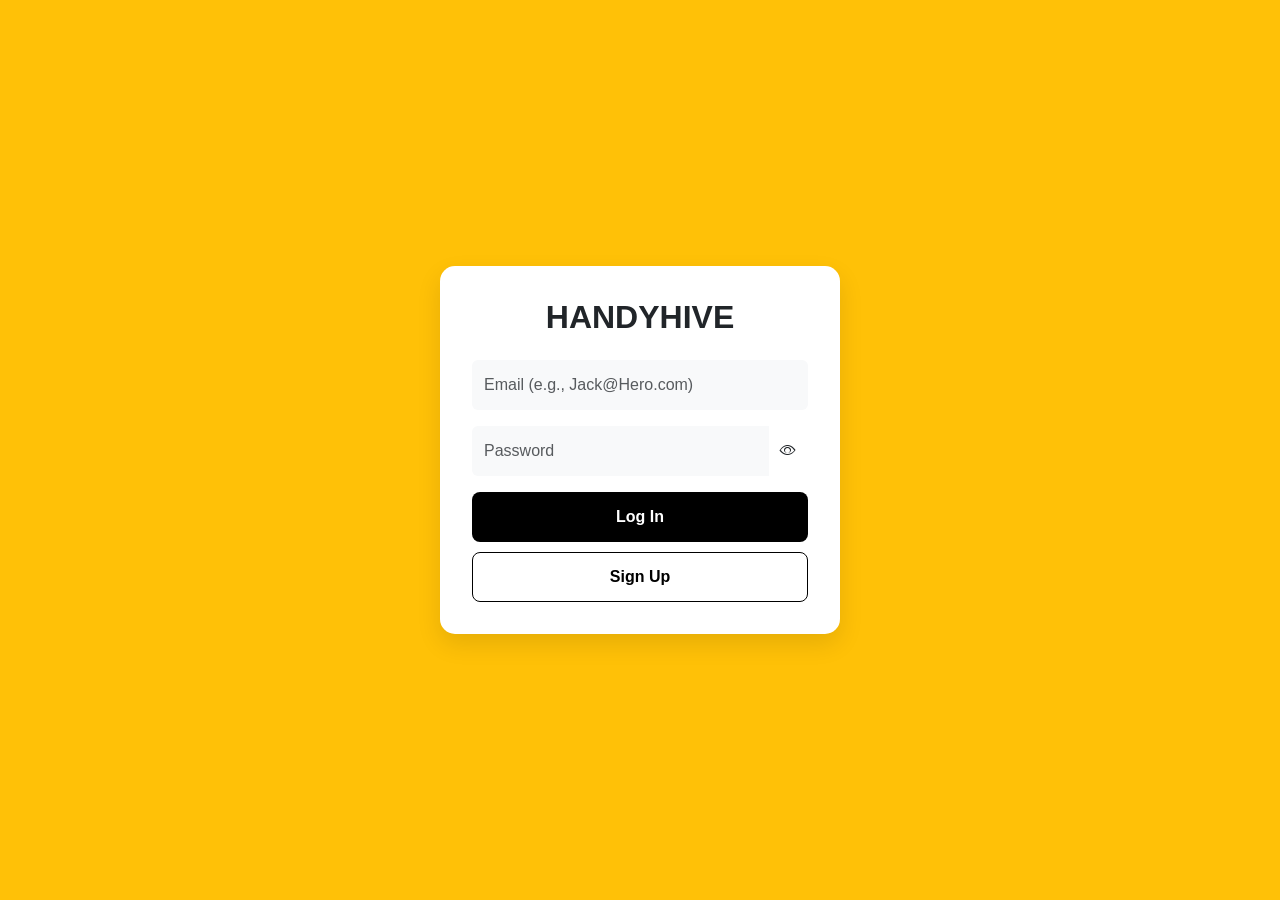
<file: HandyHive-Frontend/index.html>
<!DOCTYPE html>
<html lang="en">
<head>
    <meta charset="UTF-8">
    <meta name="viewport" content="width=device-width, initial-scale=1.0">
    <title>HandyHive - Home</title>
    <link href="https://cdn.jsdelivr.net/npm/bootstrap@5.3.0/dist/css/bootstrap.min.css" rel="stylesheet">
    <link rel="stylesheet" href="https://cdn.jsdelivr.net/npm/bootstrap-icons@1.11.0/font/bootstrap-icons.css">
    <link rel="stylesheet" href="styles.css">
</head>

<body class="hh-home-page">

<script>
    if (!localStorage.getItem('user')) {
        window.location.replace('login.html');
    }
</script>

<nav class="navbar navbar-expand-lg navbar-light bg-white sticky-top shadow-sm hh-main-nav">
    <div class="container">
        <a class="navbar-brand fw-bold text-warning fs-3" href="index.html">HandyHive</a>

        <button class="navbar-toggler" type="button" data-bs-toggle="collapse" data-bs-target="#navbarNav">
            <span class="navbar-toggler-icon"></span>
        </button>

        <div class="collapse navbar-collapse justify-content-center" id="navbarNav">
            <ul class="navbar-nav gap-lg-3 align-items-lg-center">
                <li class="nav-item"><a class="nav-link active" href="index.html" data-i18n="nav_home">Home</a></li>
                <li class="nav-item"><a class="nav-link" href="services.html" data-i18n="nav_services">Services</a></li>
                <li class="nav-item"><a class="nav-link" href="my-jobs.html" data-i18n="nav_jobs">My Jobs</a></li>
                <li class="nav-item"><a class="nav-link" href="profile.html" data-i18n="nav_profile">Profile</a></li>
                <li class="nav-item"><a class="nav-link" href="contact.html" data-i18n="nav_contact">Contact</a></li>
                <li class="nav-item ms-lg-2">
                    <select class="form-select form-select-sm border-dark" style="width: 78px;" id="langSelect" onchange="changeLanguage(this.value)">
                        <option value="en">EN</option>
                        <option value="cz">CZ</option>
                        <option value="ar">AR</option>
                    </select>
                </li>
            </ul>
        </div>

        <button class="btn btn-dark rounded-pill px-4 ms-lg-3" data-i18n="btn_logout" onclick="doLogout()">Log Out</button>
    </div>
</nav>

<main>
    <section class="hh-hero-section">
        <div class="container">
            <div class="row align-items-center g-5">
                <div class="col-lg-6 order-2 order-lg-1">
                    <div class="hh-hero-badge mb-4">
                        <i class="bi bi-shield-check me-2"></i>
                        Verified local help in Prague
                    </div>

                    <h1 class="hh-hero-title mb-4" data-i18n="hero_title">Find Trusted Service Providers</h1>

                    <p class="hh-hero-subtitle mb-4" data-i18n="hero_sub">
                        Connect with skilled professionals for all your home needs.
                    </p>

                    <div class="d-flex flex-wrap gap-3 mb-5">
                        <a href="services.html" id="homeExploreServices" class="btn btn-gold btn-lg px-4" data-i18n="btn_explore">
                            Explore Services
                        </a>
                        <a href="my-jobs.html" class="btn btn-outline-dark btn-lg fw-bold px-4">View My Jobs</a>
                    </div>

                    <div class="row g-3 hh-trust-row">
                        <div class="col-sm-4">
                            <div class="hh-mini-stat">
                                <div class="fw-bold fs-4">4+</div>
                                <small>Service categories</small>
                            </div>
                        </div>
                        <div class="col-sm-4">
                            <div class="hh-mini-stat">
                                <div class="fw-bold fs-4">24/7</div>
                                <small>Urgent requests</small>
                            </div>
                        </div>
                        <div class="col-sm-4">
                            <div class="hh-mini-stat">
                                <div class="fw-bold fs-4">CZK</div>
                                <small>Local checkout</small>
                            </div>
                        </div>
                    </div>
                </div>

                <div class="col-lg-6 order-1 order-lg-2">
                    <div class="hh-logo-showcase">
                        <img src="assets/Handyhive-logo.png"
                             onerror="this.onerror=null; this.src='assets/handyhive-logo.png';"
                             alt="HandyHive Service Providing App logo"
                             class="hh-home-logo">
                    </div>
                </div>
            </div>
        </div>
    </section>

    <section class="container hh-feature-section">
        <div class="text-center mb-4">
            <span class="hh-section-eyebrow">How it works</span>
            <h2 class="fw-bold mt-2">Simple service booking from request to job</h2>
        </div>

        <div class="row g-4">
            <div class="col-md-4">
                <div class="hh-feature-card">
                    <i class="bi bi-tools"></i>
                    <h5>Choose services</h5>
                    <p>Select plumbing, electrical work, deep cleaning, or handyman support in one cart.</p>
                </div>
            </div>

            <div class="col-md-4">
                <div class="hh-feature-card">
                    <i class="bi bi-person-check"></i>
                    <h5>Match providers</h5>
                    <p>The backend matches requests with providers who actually offer the selected service.</p>
                </div>
            </div>

            <div class="col-md-4">
                <div class="hh-feature-card">
                    <i class="bi bi-credit-card-2-front"></i>
                    <h5>Confirm jobs</h5>
                    <p>Checkout creates real job records that customers and providers can track from My Jobs.</p>
                </div>
            </div>
        </div>
    </section>
</main>

<script src="js/main.js"></script>
<script src="https://cdn.jsdelivr.net/npm/bootstrap@5.3.0/dist/js/bootstrap.bundle.min.js"></script>

<script>
    document.addEventListener('DOMContentLoaded', () => {
        const user = typeof getCurrentUser === 'function'
            ? getCurrentUser()
            : JSON.parse(localStorage.getItem('user') || 'null');

        if (user && user.role === 'PROVIDER') {
            const explore = document.getElementById('homeExploreServices');
            if (explore) {
                explore.href = 'profile.html';
                explore.innerText = 'Go to Provider Profile';
            }
        }
    });
</script>

</body>
</html>
</file>
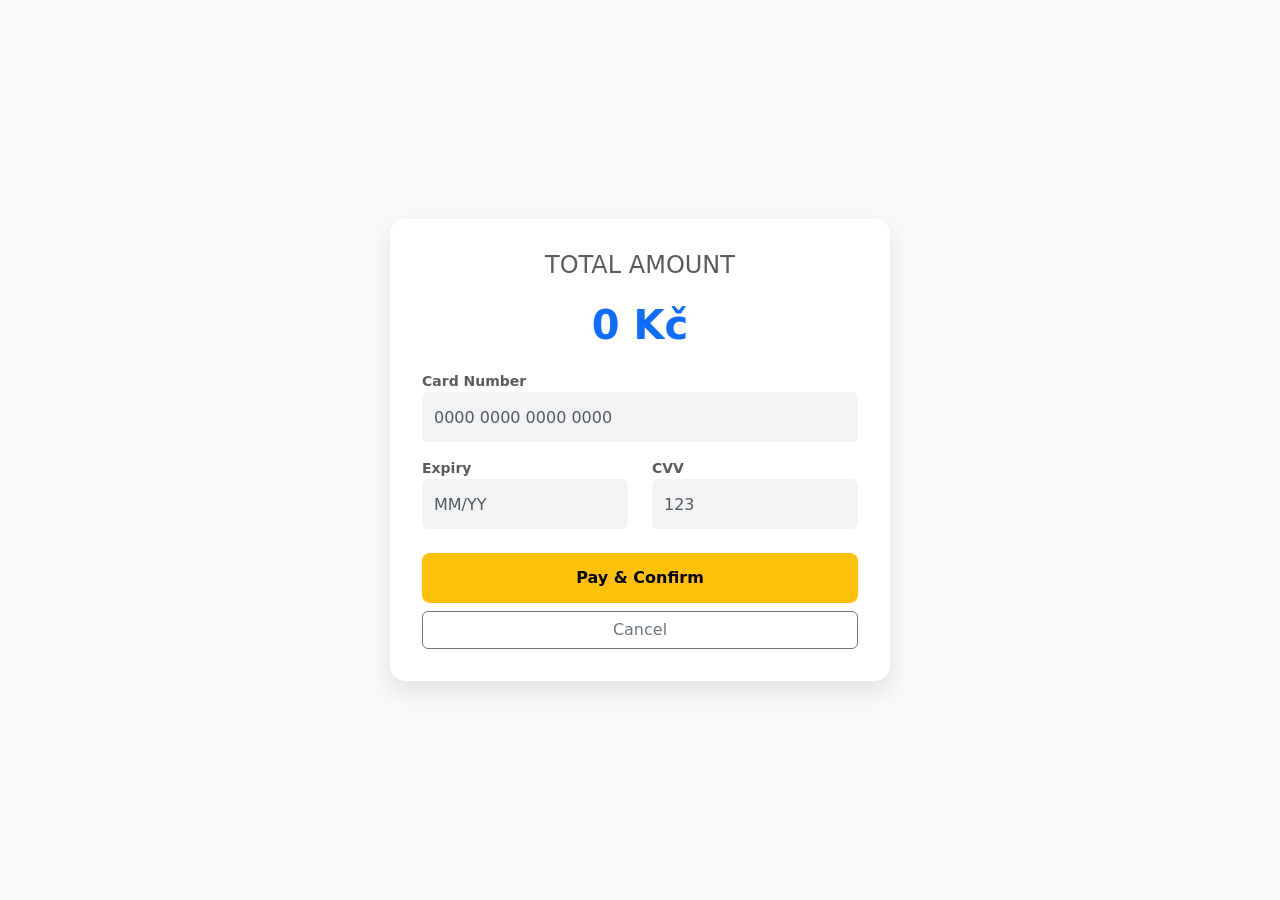
<file: HandyHive-Frontend/checkout.html>
<!DOCTYPE html>
<html lang="en">
<head>
    <meta charset="UTF-8">
    <title>HandyHive - Secure Checkout</title>
    <link href="https://cdn.jsdelivr.net/npm/bootstrap@5.3.0/dist/css/bootstrap.min.css" rel="stylesheet">
    <style>
        body { background-color: #f8f9fa; display: flex; align-items: center; justify-content: center; height: 100vh; }
        .checkout-card { background: white; padding: 2rem; border-radius: 15px; box-shadow: 0 10px 25px rgba(0,0,0,0.1); width: 100%; max-width: 500px; text-align: center; }
        .amount-display { font-size: 2.5rem; font-weight: bold; color: #0d6efd; margin: 1rem 0; }
        .form-control { background-color: #f1f3f5; border: none; height: 50px; margin-bottom: 1rem; }
        .btn-pay { background-color: #ffc107; color: black; font-weight: bold; height: 50px; width: 100%; border-radius: 8px; border: none; }
        .btn-pay:hover { background-color: #e0a800; }
        .item-list { text-align: left; background: #f8f9fa; padding: 10px; border-radius: 8px; font-size: 0.9rem; margin-bottom: 15px; max-height: 100px; overflow-y: auto; }
        .item-row { display: flex; justify-content: space-between; border-bottom: 1px solid #ddd; padding: 5px 0; }
        .item-row:last-child { border-bottom: none; }
    </style>
</head>
<body>

<div class="checkout-card">
    <h4 class="mb-3 text-muted">TOTAL AMOUNT</h4>
    <div class="amount-display" id="totalAmount">0 Kč</div>

    <div id="orderSummary" class="item-list d-none">
    </div>

    <form id="paymentForm">
        <label class="text-start d-block fw-bold small text-muted">Card Number</label>
        <input type="text" id="cardNumber" class="form-control" placeholder="0000 0000 0000 0000" maxlength="19" required>

        <div class="row">
            <div class="col-6">
                <label class="text-start d-block fw-bold small text-muted">Expiry</label>
                <input type="text" id="expiry" class="form-control" placeholder="MM/YY" maxlength="5" required>
            </div>
            <div class="col-6">
                <label class="text-start d-block fw-bold small text-muted">CVV</label>
                <input type="text" id="cvv" class="form-control" placeholder="123" maxlength="3" required>
            </div>
        </div>

        <button type="submit" class="btn-pay mt-2">Pay & Confirm</button>
        <button type="button" class="btn btn-outline-secondary w-100 mt-2" onclick="history.back()">Cancel</button>
    </form>
</div>

<script>
    const API_BASE = "https://handyhive-api.onrender.com";

    // --- 1. INPUT FORMATTING LOGIC ---

    document.getElementById('cardNumber').addEventListener('input', function (e) {
        let value = e.target.value.replace(/\D/g, '').substring(0, 16);
        e.target.value = value.replace(/(\d{4})(?=\d)/g, '$1 ').trim();
    });

    document.getElementById('expiry').addEventListener('input', function (e) {
        let value = e.target.value.replace(/\D/g, '').substring(0, 4);
        e.target.value = value.length >= 3 ? value.substring(0, 2) + '/' + value.substring(2) : value;
    });

    document.getElementById('cvv').addEventListener('input', function (e) {
        e.target.value = e.target.value.replace(/\D/g, '').substring(0, 3);
    });

    // --- 2. CART STATE ---

    let cartItems = [];
    let isSubscription = false;

    function readCartFromStorage() {
        try {
            return JSON.parse(localStorage.getItem('handyhive_cart')) || [];
        } catch (e) {
            console.error('Invalid cart in localStorage:', e);
            localStorage.removeItem('handyhive_cart');
            return [];
        }
    }

    function money(value) {
        return `${Number(value || 0)} Kč`;
    }

    (function init() {
        const params = new URLSearchParams(window.location.search);
        const type = params.get('type');

        // Single item checkout, mainly used by subscription page.
        if (type === 'service' || type === 'subscription') {
            isSubscription = (type === 'subscription');
            cartItems.push({
                type,
                id: Number(params.get('id')),
                serviceId: Number(params.get('id')),
                price: Number(params.get('price') || 0),
                urgent: params.get('urgent') === 'true',
                providerId: params.get('providerId') ? Number(params.get('providerId')) : null,
                name: type === 'subscription' ? 'Selected Subscription' : 'Selected Service'
            });
        } else {
            cartItems = readCartFromStorage();
        }

        const list = document.getElementById('orderSummary');
        if (cartItems.length > 0) {
            list.classList.remove('d-none');
            list.innerHTML = '';
            cartItems.forEach(item => {
                list.innerHTML += `
                    <div class="item-row">
                        <span>${item.name || 'Service'}</span>
                        <strong>${money(item.price)}</strong>
                    </div>`;
            });
        }

        const total = cartItems.reduce((sum, item) => sum + Number(item.price || 0), 0);
        document.getElementById('totalAmount').innerText = money(total);
    })();

    // --- 3. API HELPERS ---

    async function requestJson(url, options = {}) {
        const response = await fetch(url, options);
        const raw = await response.text();

        let data = null;
        if (raw) {
            try { data = JSON.parse(raw); }
            catch { data = raw; }
        }

        if (!response.ok) {
            const serverMessage =
                (data && typeof data === 'object' && (data.message || data.error)) ||
                (typeof data === 'string' && data) ||
                `${response.status} ${response.statusText}`;
            throw new Error(serverMessage);
        }

        return data;
    }

    async function findProviderForItem(item) {
        const serviceId = Number(item.serviceId || item.id);
        if (!serviceId) throw new Error('Missing serviceId in cart item. Clear the cart and select the service again.');

        const provider = await requestJson(`${API_BASE}/api/providers/match/${serviceId}?urgent=${Boolean(item.urgent)}`);
        const providerId = Number(provider.providerId || provider.id);
        if (!providerId) throw new Error('Backend matched a provider, but the response did not contain providerId.');

        return providerId;
    }

    async function processServiceItem(item, user) {
        if (user.role !== 'CUSTOMER') {
            throw new Error('Only customer accounts can buy services. Please log in as a customer account.');
        }

        const serviceId = Number(item.serviceId || item.id);
        if (!serviceId) throw new Error('Missing serviceId. Clear the cart and select the service again.');

        let providerId = item.providerId ? Number(item.providerId) : null;
        if (!providerId) {
            // Safety fallback for old/stale carts in localStorage.
            providerId = await findProviderForItem(item);
        }

        return requestJson(`${API_BASE}/api/jobs`, {
            method: 'POST',
            headers: { 'Content-Type': 'application/json', 'Accept': 'application/json' },
            body: JSON.stringify({
                userId: Number(user.id),
                providerId,
                serviceId,
                isUrgent: Boolean(item.urgent),
                description: `Booked via Secure Checkout${item.name ? ': ' + item.name : ''}`
            })
        });
    }

    async function processSubscriptionItem(item, user) {
        if (user.role !== 'PROVIDER') {
            throw new Error('Only provider accounts can buy subscriptions. Please log in as a provider account.');
        }

        const providerId = Number(user.providerId || user.id);
        const planId = Number(item.id);
        if (!providerId || !planId) throw new Error('Missing providerId or planId for subscription checkout.');

        return requestJson(`${API_BASE}/api/providers/${providerId}/subscription?planId=${planId}`, {
            method: 'PUT',
            headers: { 'Accept': 'application/json' }
        });
    }

    // --- 4. PAYMENT PROCESS LOOP ---

    document.getElementById('paymentForm').addEventListener('submit', async function(e) {
        e.preventDefault();

        const button = e.target.querySelector('.btn-pay');
        const originalButtonText = button.innerText;
        button.disabled = true;
        button.innerText = 'Processing...';

        try {
            const user = JSON.parse(localStorage.getItem('user'));
            if (!user) {
                alert('Please log in.');
                window.location.href = 'login.html';
                return;
            }

            if (cartItems.length === 0) {
                alert('Your cart is empty. Please select a service first.');
                window.location.href = 'services.html';
                return;
            }

            let successCount = 0;

            for (let i = 0; i < cartItems.length; i++) {
                const item = cartItems[i];
                try {
                    if (item.type === 'service') {
                        await processServiceItem(item, user);
                    } else if (item.type === 'subscription') {
                        await processSubscriptionItem(item, user);
                    } else {
                        throw new Error(`Unknown cart item type: ${item.type || 'empty'}`);
                    }
                    successCount++;
                } catch (error) {
                    console.error('Checkout item failed:', item, error);
                    alert(`Could not process item #${i + 1}: ${item.name || 'Service'}\n\nReason: ${error.message}`);
                    return;
                }
            }

            alert(`Payment Successful! ${successCount} item(s) processed. ✅`);
            localStorage.removeItem('handyhive_cart');
            window.location.href = isSubscription ? 'profile.html' : 'my-jobs.html';

        } catch (error) {
            console.error('Checkout failed:', error);
            alert(`Checkout failed: ${error.message}`);
        } finally {
            button.disabled = false;
            button.innerText = originalButtonText;
        }
    });
</script>


</body>
</html>
</file>
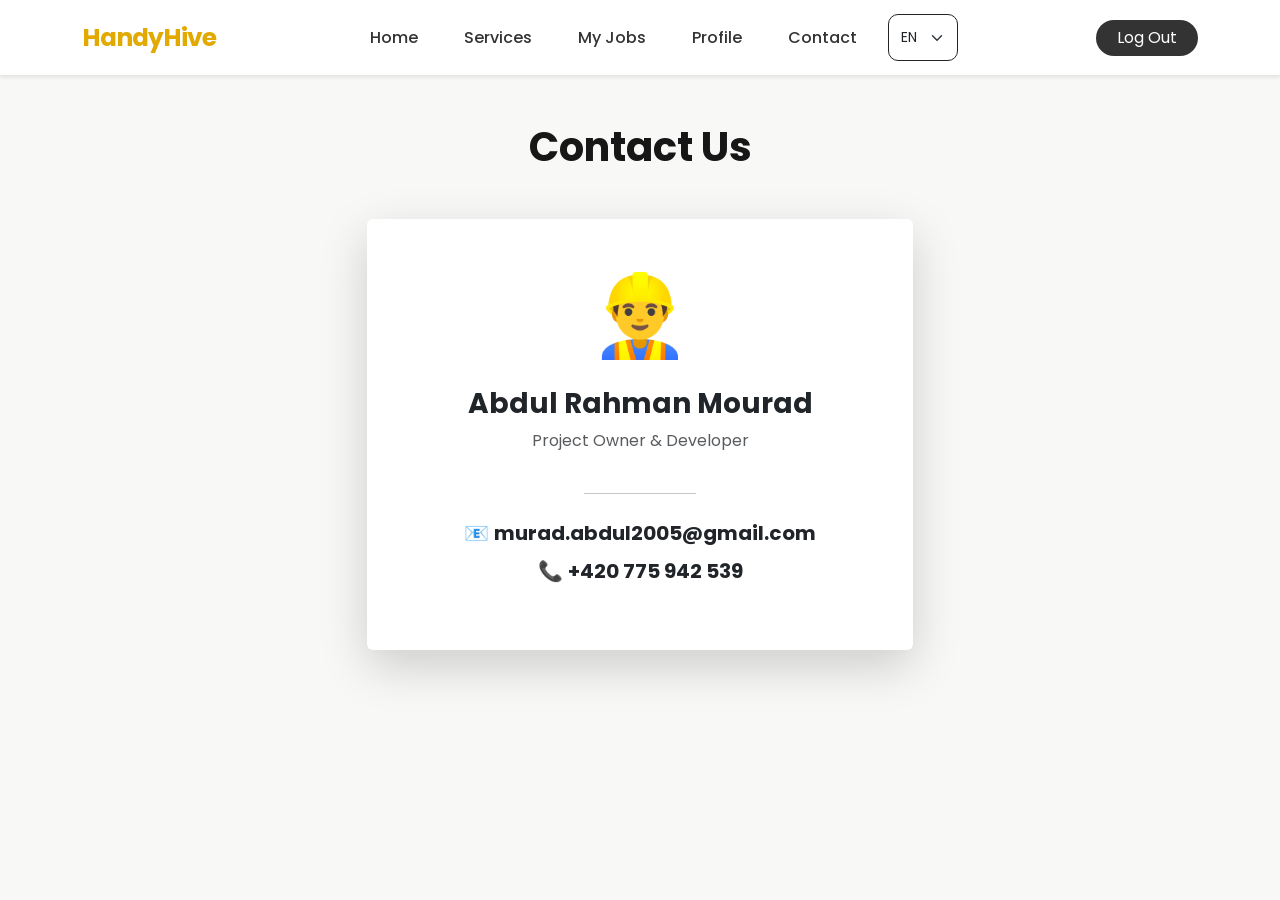
<file: HandyHive-Frontend/contact.html>
<!DOCTYPE html>
<html lang="en">
<head>
    <meta charset="UTF-8">
    <title>HandyHive - Contact</title>
    <link href="https://cdn.jsdelivr.net/npm/bootstrap@5.3.0/dist/css/bootstrap.min.css" rel="stylesheet">
    <link rel="stylesheet" href="styles.css">
</head>
<body>
<nav class="navbar navbar-expand-lg navbar-light sticky-top" style="background-color: #fff; box-shadow: 0 2px 4px rgba(0,0,0,0.1);">
    <div class="container">
        <a class="navbar-brand fw-bold text-warning" href="index.html">HandyHive</a>
        <button class="navbar-toggler" type="button" data-bs-toggle="collapse" data-bs-target="#navbarNav">
            <span class="navbar-toggler-icon"></span>
        </button>
        <div class="collapse navbar-collapse justify-content-center" id="navbarNav">
            <ul class="navbar-nav gap-3 align-items-center">
                <li class="nav-item"><a class="nav-link" href="index.html" data-i18n="nav_home">Home</a></li>
                <li class="nav-item"><a class="nav-link" href="services.html" data-i18n="nav_services">Services</a></li>
                <li class="nav-item"><a class="nav-link" href="my-jobs.html" data-i18n="nav_jobs">My Jobs</a></li>
                <li class="nav-item"><a class="nav-link" href="profile.html" data-i18n="nav_profile">Profile</a></li>
                <li class="nav-item"><a class="nav-link" href="contact.html" data-i18n="nav_contact">Contact</a></li>
                <li class="nav-item">
                    <select class="form-select form-select-sm border-dark" style="width: 70px;" id="langSelect" onchange="changeLanguage(this.value)">
                        <option value="en">EN</option><option value="cz">CZ</option><option value="ar">AR</option>
                    </select>
                </li>
            </ul>
        </div>
        <button class="btn ms-3" data-i18n="btn_logout" style="background-color: #333; color: #fff; border-radius: 20px; padding: 5px 20px;" onclick="doLogout()">Log Out</button>
    </div>
</nav>

<div class="container py-5">
    <h1 class="fw-bold mb-5 text-center" data-i18n="contact_title">Contact Us</h1>
    <div class="row justify-content-center">
        <div class="col-md-6">
            <div class="card border-0 shadow-lg p-5 text-center">
                <div class="mb-4 display-1 text-gold">👷‍♂️</div>
                <h3 class="fw-bold">Abdul Rahman Mourad</h3>
                <p class="text-muted" data-i18n="role_dev">Project Owner & Developer</p>
                <hr class="w-25 mx-auto my-4">
                <p class="fs-5 mb-2">📧 <a href="mailto:murad.abdul2005@gmail.com" class="text-decoration-none text-dark fw-bold">murad.abdul2005@gmail.com</a></p>
                <p class="fs-5">📞 <span class="fw-bold">+420 775 942 539</span></p>
            </div>
        </div>
    </div>
</div>
<script src="js/main.js"></script>
</body>
</html>
</file>
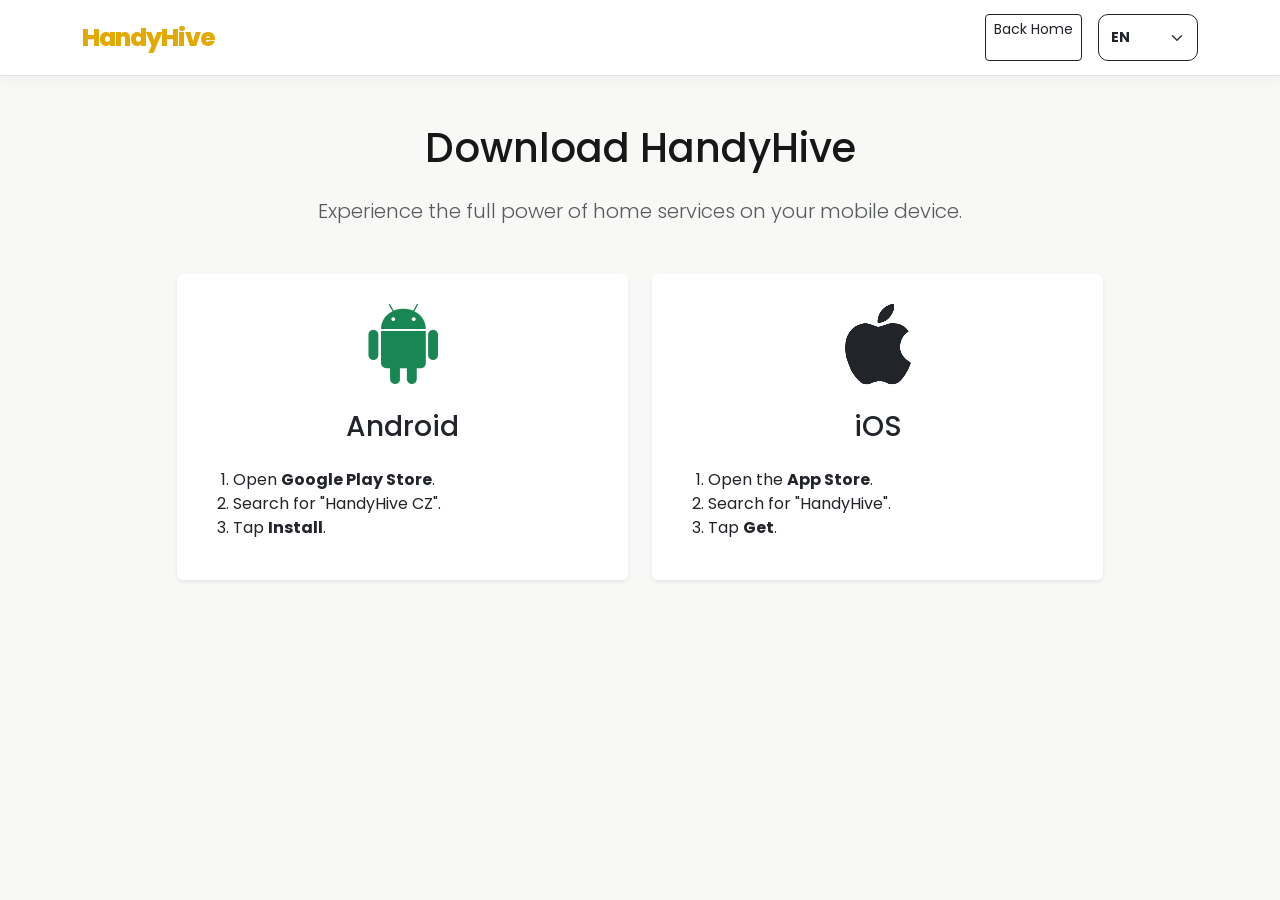
<file: HandyHive-Frontend/download-app.html>
<!DOCTYPE html>
<html lang="en">
<head>
    <meta charset="UTF-8">
    <title>Get the App - HandyHive</title>
    <link href="https://cdn.jsdelivr.net/npm/bootstrap@5.3.0/dist/css/bootstrap.min.css" rel="stylesheet">
    <link rel="stylesheet" href="https://cdn.jsdelivr.net/npm/bootstrap-icons@1.11.0/font/bootstrap-icons.css">
    <link rel="stylesheet" href="styles.css">
</head>
<body>
<nav class="navbar navbar-expand-lg border-bottom">
    <div class="container">
        <a class="navbar-brand text-warning" href="index.html">HandyHive</a>
        <div class="d-flex gap-3">
            <a href="index.html" class="btn btn-sm btn-outline-dark" data-i18n="link_back_home">Back Home</a>
            <select id="langSelect" class="form-select form-select-sm border-dark fw-bold" style="width: 100px;" onchange="changeLanguage(this.value)">
                <option value="en">EN</option>
                <option value="cz">CZ</option>
                <option value="ar">AR</option>
            </select>
        </div>
    </div>
</nav>

<div class="container py-5 text-center">
    <h1 class="fw-800 mb-4" data-i18n="dl_title">Download HandyHive</h1>
    <p class="lead text-muted mb-5" data-i18n="dl_sub">Experience the full power of home services on your mobile device.</p>
    <div class="row justify-content-center g-4">
        <div class="col-md-5">
            <div class="card border-0 shadow-sm p-4 h-100">
                <i class="bi bi-android2 display-1 text-success mb-3"></i>
                <h3>Android</h3>
                <ol class="text-start mt-3">
                    <li data-i18n="dl_android_step1">Open <b>Google Play Store</b>.</li>
                    <li data-i18n="dl_android_step2">Search for "HandyHive CZ".</li>
                    <li data-i18n="dl_android_step3">Tap <b>Install</b>.</li>
                </ol>
            </div>
        </div>
        <div class="col-md-5">
            <div class="card border-0 shadow-sm p-4 h-100">
                <i class="bi bi-apple display-1 text-dark mb-3"></i>
                <h3>iOS</h3>
                <ol class="text-start mt-3">
                    <li data-i18n="dl_ios_step1">Open the <b>App Store</b>.</li>
                    <li data-i18n="dl_ios_step2">Search for "HandyHive".</li>
                    <li data-i18n="dl_ios_step3">Tap <b>Get</b>.</li>
                </ol>
            </div>
        </div>
    </div>
</div>
<script src="js/main.js"></script>
</body>
</html>
</file>
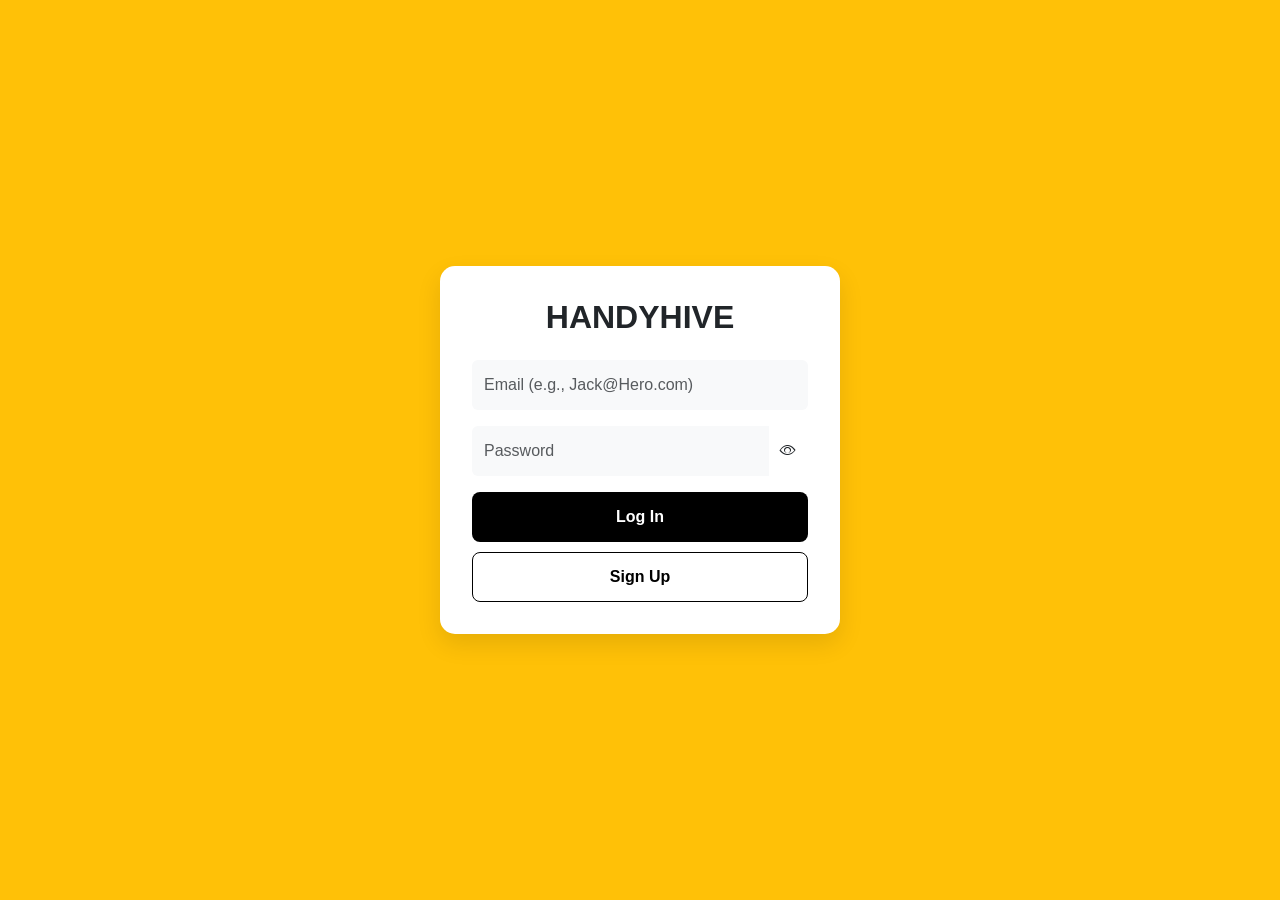
<file: HandyHive-Frontend/login.html>
<!DOCTYPE html>
<html lang="en">
<head>
    <meta charset="UTF-8">
    <title>HandyHive - Login</title>
    <link href="https://cdn.jsdelivr.net/npm/bootstrap@5.3.0/dist/css/bootstrap.min.css" rel="stylesheet">
    <link rel="stylesheet" href="https://cdn.jsdelivr.net/npm/bootstrap-icons@1.10.0/font/bootstrap-icons.css">
    <style>
        body {
            background-color: #ffc107; /* HandyHive Yellow */
            height: 100vh;
            display: flex;
            align-items: center;
            justify-content: center;
            font-family: 'Segoe UI', Tahoma, Geneva, Verdana, sans-serif;
        }
        .login-card {
            background: white;
            padding: 2rem;
            border-radius: 15px;
            box-shadow: 0 10px 25px rgba(0,0,0,0.1);
            width: 100%;
            max-width: 400px;
            text-align: center;
        }
        .form-control {
            background-color: #f8f9fa;
            border: none;
            height: 50px;
            margin-bottom: 1rem;
        }
        .btn-black {
            background-color: black;
            color: white;
            font-weight: bold;
            height: 50px;
            width: 100%;
            border-radius: 8px;
        }
        .btn-black:hover {
            background-color: #333;
            color: white;
        }
        .btn-outline {
            background-color: white;
            color: black;
            border: 1px solid black;
            font-weight: bold;
            height: 50px;
            width: 100%;
            border-radius: 8px;
            margin-top: 10px;
        }
        .btn-outline:hover {
            background-color: #f8f9fa;
        }
        .error-box {
            background-color: #f8d7da;
            color: #721c24;
            padding: 10px;
            border-radius: 5px;
            margin-bottom: 15px;
            font-size: 0.9rem;
            display: none; /* Hidden by default */
        }
    </style>
</head>
<body>

<div class="login-card">
    <h2 class="fw-bold mb-4">HANDYHIVE</h2>

    <div id="error-message" class="error-box">
        Login Failed: Profile not found. Please register.
    </div>

    <form id="loginForm">
        <input type="text" id="email" class="form-control" placeholder="Email (e.g., Jack@Hero.com)" required>

        <div class="input-group mb-3">
            <input type="password" id="password" class="form-control mb-0" placeholder="Password" required>
            <span class="input-group-text bg-white border-0" style="cursor: pointer;" onclick="togglePassword()">
                <i class="bi bi-eye"></i>
            </span>
        </div>

        <button type="submit" class="btn btn-black">Log In</button>
    </form>

    <a href="register.html">
        <button class="btn btn-outline">Sign Up</button>
    </a>
</div>

<script>
    function togglePassword() {
        const passwordField = document.getElementById("password");
        if (passwordField.type === "password") {
            passwordField.type = "text";
        } else {
            passwordField.type = "password";
        }
    }

    // ✅ ROBUST LOGIN LOGIC
    async function handleLogin(event) {
        event.preventDefault(); // Stop page reload

        const email = document.getElementById('email').value;
        const password = document.getElementById('password').value;
        const errorBox = document.getElementById('error-message');

        // Clear previous errors
        errorBox.style.display = 'none';

        try {
            const response = await fetch('https://handyhive-api.onrender.com/api/auth/login', {
                method: 'POST',
                headers: { 'Content-Type': 'application/json' },
                body: JSON.stringify({ email: email, password: password })
            });

            // Parse response safely
            let data;
            try {
                data = await response.json();
            } catch (e) {
                // If backend sends text instead of JSON (fallback)
                throw new Error("Invalid server response");
            }

            if (response.ok) {
                // ✅ LOGIN SUCCESS
                console.log("Login successful:", data);

                // 1. Save User Data to LocalStorage
                localStorage.setItem('user', JSON.stringify(data));

                // 2. Redirect based on Role
                if (data.role === 'PROVIDER') {
                    window.location.href = 'profile.html';
                } else if (data.role === 'CUSTOMER') {
                    window.location.href = 'index.html'; // Or services.html
                } else {
                    window.location.href = 'index.html';
                }
            } else {
                // ❌ LOGIN FAILED (Show Error)
                errorBox.innerText = data.error || "Invalid credentials";
                errorBox.style.display = 'block';
            }
        } catch (error) {
            console.error("Login Error:", error);
            errorBox.innerText = "Cannot connect to server. Check if Backend is running.";
            errorBox.style.display = 'block';
        }
    }

    // Attach Event Listener
    document.getElementById('loginForm').addEventListener('submit', handleLogin);
</script>

<script src="https://cdn.jsdelivr.net/npm/bootstrap@5.3.0/dist/js/bootstrap.bundle.min.js"></script>
</body>
</html>
</file>
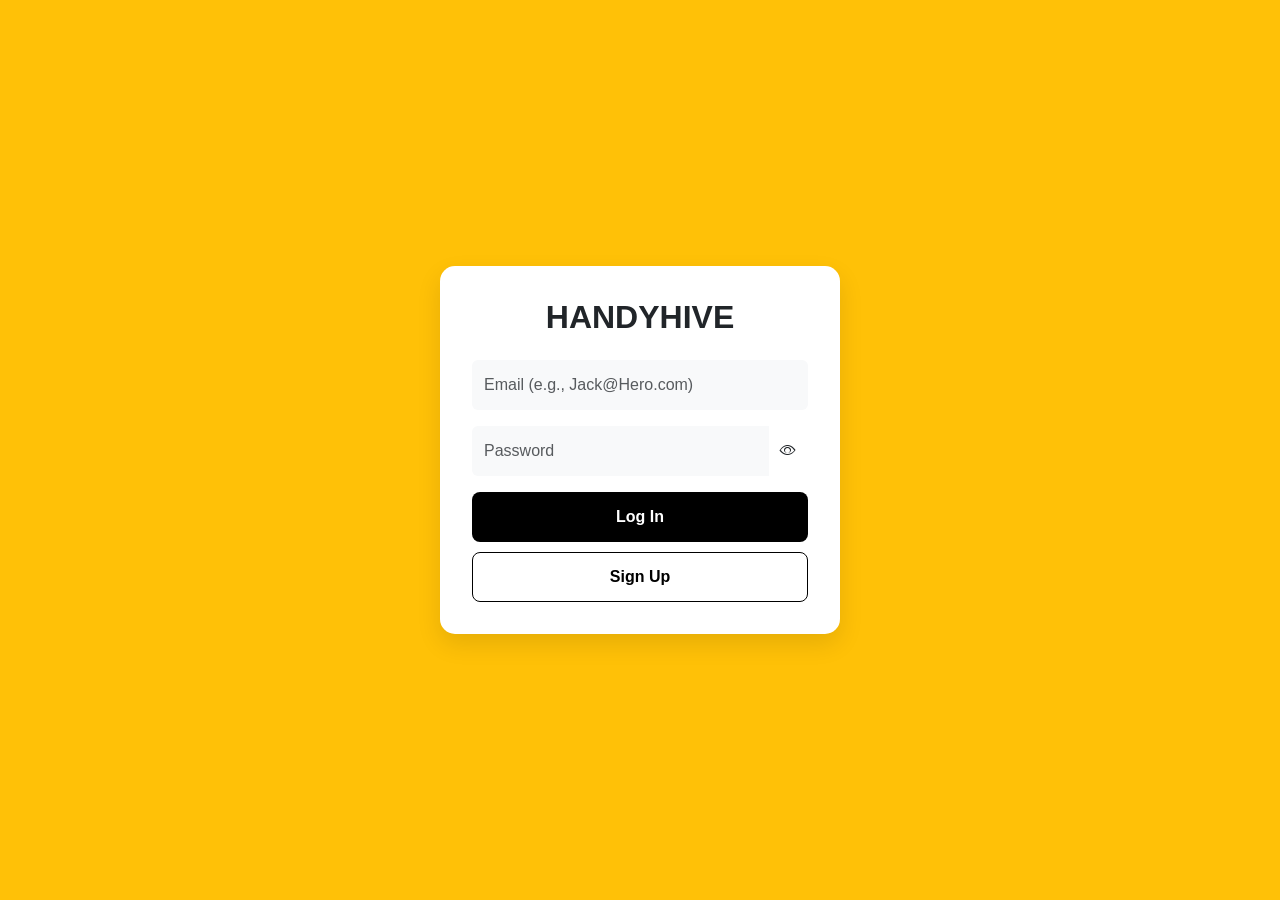
<file: HandyHive-Frontend/my-jobs.html>
<!DOCTYPE html>
<html lang="en">
<head>
    <meta charset="UTF-8">
    <title>HandyHive - My Jobs</title>
    <link href="https://cdn.jsdelivr.net/npm/bootstrap@5.3.0/dist/css/bootstrap.min.css" rel="stylesheet">
    <link rel="stylesheet" href="https://cdn.jsdelivr.net/npm/bootstrap-icons@1.10.0/font/bootstrap-icons.css">
    <style>
        body { background-color: #f8f9fa; transition: all 0.3s ease; }
        .job-card {
            border: none;
            border-radius: 12px;
            transition: transform 0.2s, box-shadow 0.2s;
            cursor: pointer;
        }
        .job-card:hover {
            transform: translateY(-5px);
            box-shadow: 0 10px 20px rgba(0,0,0,0.1);
        }
        .status-badge { font-size: 0.8rem; padding: 5px 10px; border-radius: 20px; }
        .urgent-badge { background-color: #dc3545; color: white; font-size: 0.75rem; padding: 4px 8px; border-radius: 5px; }

        /* RTL Specific Adjustments */
        body[dir="rtl"] { text-align: right; }
        body[dir="rtl"] .navbar-nav { margin-right: auto !important; margin-left: 0 !important; }
        body[dir="rtl"] .ms-auto { margin-right: auto !important; margin-left: 0 !important; }
    </style>
</head>
<body>

<div class="position-absolute top-0 end-0 p-3" style="z-index: 1050;">
    <select class="form-select form-select-sm border-dark fw-bold shadow-sm" id="langSelect" onchange="changeLanguage(this.value)">
        <option value="en">🇺🇸 EN</option>
        <option value="cz">🇨🇿 CZ</option>
        <option value="ar">🇸🇦 AR</option>
    </select>
</div>

<nav class="navbar navbar-expand-lg navbar-light bg-white shadow-sm mb-4">
    <div class="container">
        <a class="navbar-brand fw-bold text-warning fs-3" href="index.html">HandyHive</a>
        <button class="navbar-toggler" type="button" data-bs-toggle="collapse" data-bs-target="#navbarNav">
            <span class="navbar-toggler-icon"></span>
        </button>
        <div class="collapse navbar-collapse" id="navbarNav">
            <ul class="navbar-nav ms-auto align-items-center">
                <li class="nav-item"><a class="nav-link" href="index.html" data-i18n="nav_home">Home</a></li>
                <li class="nav-item"><a class="nav-link" href="services.html" data-i18n="nav_services">Services</a></li>
                <li class="nav-item"><a class="nav-link active fw-bold" href="my-jobs.html" data-i18n="nav_jobs">My Jobs</a></li>
                <li class="nav-item"><a class="nav-link" href="profile.html" data-i18n="nav_profile">Profile</a></li>
                <li class="nav-item ms-3">
                    <button onclick="logout()" class="btn btn-dark btn-sm px-3 rounded-pill" data-i18n="nav_logout">Log Out</button>
                </li>
            </ul>
        </div>
    </div>
</nav>

<div class="container pb-5">
    <div class="d-flex justify-content-between align-items-center mb-4">
        <h2 class="fw-bold" id="roleTitle" data-i18n="title_jobs">My Jobs</h2>
        <span class="badge bg-dark" id="roleBadge" data-i18n="loading">Loading...</span>
    </div>

    <div class="row g-4" id="jobsContainer">
        <div class="text-center mt-5 w-100">
            <div class="spinner-border text-warning" role="status"></div>
            <p class="mt-2 text-muted" data-i18n="loading">Loading your jobs...</p>
        </div>
    </div>
</div>

<div class="modal fade" id="jobModal" tabindex="-1">
    <div class="modal-dialog modal-dialog-centered">
        <div class="modal-content">
            <div class="modal-header bg-warning border-0">
                <h5 class="modal-title fw-bold text-dark" data-i18n="modal_title">Job Details</h5>
                <button type="button" class="btn-close" data-bs-dismiss="modal"></button>
            </div>
            <div class="modal-body p-4">
                <div class="d-flex justify-content-between align-items-start mb-3">
                    <div>
                        <h4 class="fw-bold mb-1" id="modalServiceName">Service Name</h4>
                        <small class="text-muted" id="modalId">JOB #0</small>
                    </div>
                    <span class="badge bg-secondary" id="modalStatus">STATUS</span>
                </div>

                <div id="modalUrgent" class="mb-3 d-none">
                    <span class="urgent-badge" data-i18n="modal_urgent">⚡ URGENT REQUEST</span>
                </div>

                <hr>

                <div class="mb-3">
                    <label class="small text-muted fw-bold" id="modalOtherPartyLabel" data-i18n="label_provider">PROVIDER</label>
                    <p class="fw-bold text-primary" id="modalOtherPartyName">Unknown</p>
                </div>

                <div class="mb-3">
                    <label class="small text-muted fw-bold" data-i18n="modal_desc">DESCRIPTION</label>
                    <p id="modalDesc">No description provided.</p>
                </div>

                <div class="mb-3">
                    <label class="small text-muted fw-bold" data-i18n="modal_date">DATE CREATED</label>
                    <p id="modalDate">--/--/----</p>
                </div>
            </div>

            <div class="modal-footer justify-content-between bg-light">
                <div id="providerActions" class="d-none w-100 d-flex justify-content-between">
                    <button class="btn btn-outline-danger" onclick="updateJobStatus('CANCELLED')">
                        <i class="bi bi-x-circle"></i> <span data-i18n="btn_decline">Decline</span>
                    </button>

                    <button class="btn btn-success" onclick="updateJobStatus('COMPLETED')">
                        <i class="bi bi-check-circle-fill"></i> <span data-i18n="btn_resolve">Mark Resolved</span>
                    </button>
                </div>

                <button type="button" id="defaultCloseBtn" class="btn btn-secondary ms-auto" data-bs-dismiss="modal" data-i18n="btn_close">Close</button>
            </div>
        </div>
    </div>
</div>

<script src="https://cdn.jsdelivr.net/npm/bootstrap@5.3.0/dist/js/bootstrap.bundle.min.js"></script>
<script>
    // --- 🌍 TRANSLATION LOGIC ---
    const translations = {
        en: {
            nav_home: "Home", nav_services: "Services", nav_jobs: "My Jobs", nav_profile: "Profile", nav_logout: "Log Out",
            title_jobs: "My Jobs", loading: "Loading...",
            role_provider: "Provider View", role_customer: "Customer View",
            header_requests: "Job Requests", header_orders: "My Orders",
            no_jobs: "No jobs found.",
            status_PENDING: "PENDING", status_COMPLETED: "COMPLETED", status_CANCELLED: "CANCELLED", status_IN_PROGRESS: "IN PROGRESS",
            label_customer: "CUSTOMER", label_provider: "PROVIDER",
            unknown: "Unknown", date_pending: "Date Pending",
            modal_title: "Job Details", modal_urgent: "⚡ URGENT REQUEST", modal_desc: "DESCRIPTION", modal_date: "DATE CREATED",
            btn_decline: "Decline", btn_resolve: "Mark Resolved", btn_close: "Close",
            confirm_finish: "Mark this job as finished?", confirm_decline: "Are you sure you want to decline?",
            success_update: "Status updated successfully!", fail_update: "Failed to update status.", server_error: "Server error."
        },
        cz: {
            nav_home: "Domů", nav_services: "Služby", nav_jobs: "Moje zakázky", nav_profile: "Profil", nav_logout: "Odhlásit",
            title_jobs: "Moje zakázky", loading: "Načítání...",
            role_provider: "Pohled poskytovatele", role_customer: "Pohled zákazníka",
            header_requests: "Žádosti o práci", header_orders: "Moje objednávky",
            no_jobs: "Žádné zakázky nenalezeny.",
            status_PENDING: "ČEKAJÍCÍ", status_COMPLETED: "DOKONČENO", status_CANCELLED: "ZRUŠENO", status_IN_PROGRESS: "V PROCESU",
            label_customer: "ZÁKAZNÍK", label_provider: "POSKYTOVATEL",
            unknown: "Neznámý", date_pending: "Datum čeká",
            modal_title: "Detaily zakázky", modal_urgent: "⚡ URGENTNÍ", modal_desc: "POPIS", modal_date: "DATUM VYTVOŘENÍ",
            btn_decline: "Odmítnout", btn_resolve: "Hotovo", btn_close: "Zavřít",
            confirm_finish: "Označit zakázku jako dokončenou?", confirm_decline: "Opravdu chcete odmítnout tuto zakázku?",
            success_update: "Stav úspěšně aktualizován!", fail_update: "Aktualizace selhala.", server_error: "Chyba serveru."
        },
        ar: {
            nav_home: "الرئيسية", nav_services: "الخدمات", nav_jobs: "وظائفي", nav_profile: "الملف الشخصي", nav_logout: "خروج",
            title_jobs: "وظائفي", loading: "جار التحميل...",
            role_provider: "عرض المزود", role_customer: "عرض العميل",
            header_requests: "طلبات العمل", header_orders: "طلباتي",
            no_jobs: "لا توجد وظائف.",
            status_PENDING: "قيد الانتظار", status_COMPLETED: "مكتمل", status_CANCELLED: "ملغى", status_IN_PROGRESS: "قيد التنفيذ",
            label_customer: "العميل", label_provider: "المزود",
            unknown: "غير معروف", date_pending: "التاريخ معلق",
            modal_title: "تفاصيل الوظيفة", modal_urgent: "⚡ طلب عاجل", modal_desc: "الوصف", modal_date: "تاريخ الإنشاء",
            btn_decline: "رفض", btn_resolve: "تم الإنجاز", btn_close: "إغلاق",
            confirm_finish: "هل أنت متأكد من إتمام العمل؟", confirm_decline: "هل تريد رفض هذا الطلب؟",
            success_update: "تم تحديث الحالة بنجاح!", fail_update: "فشل التحديث.", server_error: "خطأ في الخادم."
        }
    };

    let currentLang = 'en';

    function changeLanguage(lang) {
        currentLang = lang;
        const t = translations[lang];

        // 1. Update Static Text
        document.querySelectorAll("[data-i18n]").forEach(el => {
            const key = el.getAttribute("data-i18n");
            if (t[key]) el.innerText = t[key];
        });

        // 2. Handle RTL for Arabic
        if (lang === 'ar') {
            document.documentElement.setAttribute('dir', 'rtl');
            document.documentElement.lang = 'ar';
        } else {
            document.documentElement.removeAttribute('dir');
            document.documentElement.lang = lang;
        }

        // 3. Reload Jobs to apply translations to dynamic content
        loadJobs();
    }

    // --- ⚙️ JOB LOGIC ---
    let currentJobId = null;

    async function loadJobs() {
        const user = JSON.parse(localStorage.getItem('user'));
        if (!user) { window.location.href = "login.html"; return; }

        const t = translations[currentLang];
        const isProvider = user.role === 'PROVIDER';

        // Update Headers based on role and language
        document.getElementById('roleTitle').innerText = isProvider ? t.header_requests : t.header_orders;
        document.getElementById('roleBadge').innerText = isProvider ? t.role_provider : t.role_customer;

        let url = isProvider
            ? `https://handyhive-api.onrender.com/api/jobs/provider/${user.id || user.providerId}`
            : `https://handyhive-api.onrender.com/api/jobs/customer/${user.id}`;

        try {
            const response = await fetch(url);
            const jobs = await response.json();
            const container = document.getElementById('jobsContainer');
            container.innerHTML = "";

            if (jobs.length === 0) {
                container.innerHTML = `<div class="col-12 text-center text-muted py-5"><h4>${t.no_jobs}</h4></div>`;
                return;
            }

            jobs.forEach(job => {
                let badgeClass = "bg-secondary";
                if(job.status === 'PENDING') badgeClass = "bg-warning text-dark";
                else if(job.status === 'COMPLETED') badgeClass = "bg-success";
                else if(job.status === 'CANCELLED') badgeClass = "bg-danger";
                else if(job.status === 'IN_PROGRESS') badgeClass = "bg-primary";

                // Translate Status
                const translatedStatus = t[`status_${job.status}`] || job.status;

                const dateDisplay = job.dateCreated ? new Date(job.dateCreated).toLocaleDateString() : t.date_pending;

                let otherPartyLabel = isProvider ? t.label_customer : t.label_provider;
                let otherPartyName = t.unknown;

                if (isProvider && job.customer) otherPartyName = job.customer.firstName + " " + job.customer.lastName;
                else if (!isProvider && job.provider) otherPartyName = job.provider.firstName + " " + job.provider.lastName;

                const card = `
                    <div class="col-md-6 col-lg-4">
                        <div class="card job-card p-3 h-100 shadow-sm" onclick='openJobDetails(${JSON.stringify(job).replace(/'/g, "&apos;")})'>
                            <div class="d-flex justify-content-between align-items-center mb-2">
                                <span class="badge ${badgeClass}">${translatedStatus}</span>
                                <small class="text-muted">#${job.jobId}</small>
                            </div>
                            <h5 class="fw-bold text-truncate mb-1">${job.serviceName || "Service Request"}</h5>
                            <p class="small text-primary mb-2"><i class="bi bi-person-circle"></i> <strong>${otherPartyLabel}:</strong> ${otherPartyName}</p>
                            <p class="text-muted small text-truncate mb-3">${job.description || "No details provided"}</p>
                            <div class="mt-auto pt-2 border-top">
                                <small class="text-muted">📅 ${dateDisplay}</small>
                            </div>
                        </div>
                    </div>
                `;
                container.innerHTML += card;
            });
        } catch (error) { console.error("Error:", error); }
    }

    function openJobDetails(job) {
        currentJobId = job.jobId;
        const user = JSON.parse(localStorage.getItem('user'));
        const isProvider = user.role === 'PROVIDER';
        const t = translations[currentLang];

        document.getElementById('modalServiceName').innerText = job.serviceName || "Service Request";
        document.getElementById('modalId').innerText = "JOB #" + job.jobId;
        document.getElementById('modalDesc').innerText = job.description || "No description provided.";
        document.getElementById('modalDate').innerText = job.dateCreated ? new Date(job.dateCreated).toLocaleString() : t.date_pending;

        let otherPartyLabel = isProvider ? t.label_customer : t.label_provider;
        let otherPartyName = t.unknown;
        if (isProvider && job.customer) otherPartyName = job.customer.firstName + " " + job.customer.lastName;
        else if (!isProvider && job.provider) otherPartyName = job.provider.firstName + " " + job.provider.lastName;

        document.getElementById('modalOtherPartyLabel').innerText = otherPartyLabel;
        document.getElementById('modalOtherPartyName').innerText = otherPartyName;

        const badge = document.getElementById('modalStatus');
        badge.innerText = t[`status_${job.status}`] || job.status;

        badge.className = "badge fs-6 ";
        if(job.status === 'PENDING') badge.classList.add("bg-warning", "text-dark");
        else if(job.status === 'COMPLETED') badge.classList.add("bg-success");
        else if(job.status === 'CANCELLED') badge.classList.add("bg-danger");
        else badge.classList.add("bg-secondary");

        document.getElementById('modalUrgent').classList.toggle('d-none', !job.isUrgent);

        const actionsDiv = document.getElementById('providerActions');
        const closeBtn = document.getElementById('defaultCloseBtn');

        if (isProvider && (job.status === 'PENDING' || job.status === 'IN_PROGRESS')) {
            actionsDiv.classList.remove('d-none');
            closeBtn.classList.add('d-none');
        } else {
            actionsDiv.classList.add('d-none');
            closeBtn.classList.remove('d-none');
        }

        new bootstrap.Modal(document.getElementById('jobModal')).show();
    }

    async function updateJobStatus(newStatus) {
        if(!currentJobId) return;
        const t = translations[currentLang];

        let msg = newStatus === 'COMPLETED' ? t.confirm_finish : t.confirm_decline;
        if(!confirm(msg)) return;

        try {
            const response = await fetch(`https://handyhive-api.onrender.com/api/jobs/${currentJobId}/status?status=${newStatus}`, { method: 'PUT' });
            if (response.ok) {
                alert(t.success_update);
                location.reload();
            } else {
                alert(t.fail_update);
            }
        } catch (e) { alert(t.server_error); }
    }

    function logout() { localStorage.removeItem('user'); window.location.href = "login.html"; }

    // Initialize
    loadJobs();
</script>
</body>
</html>
</file>
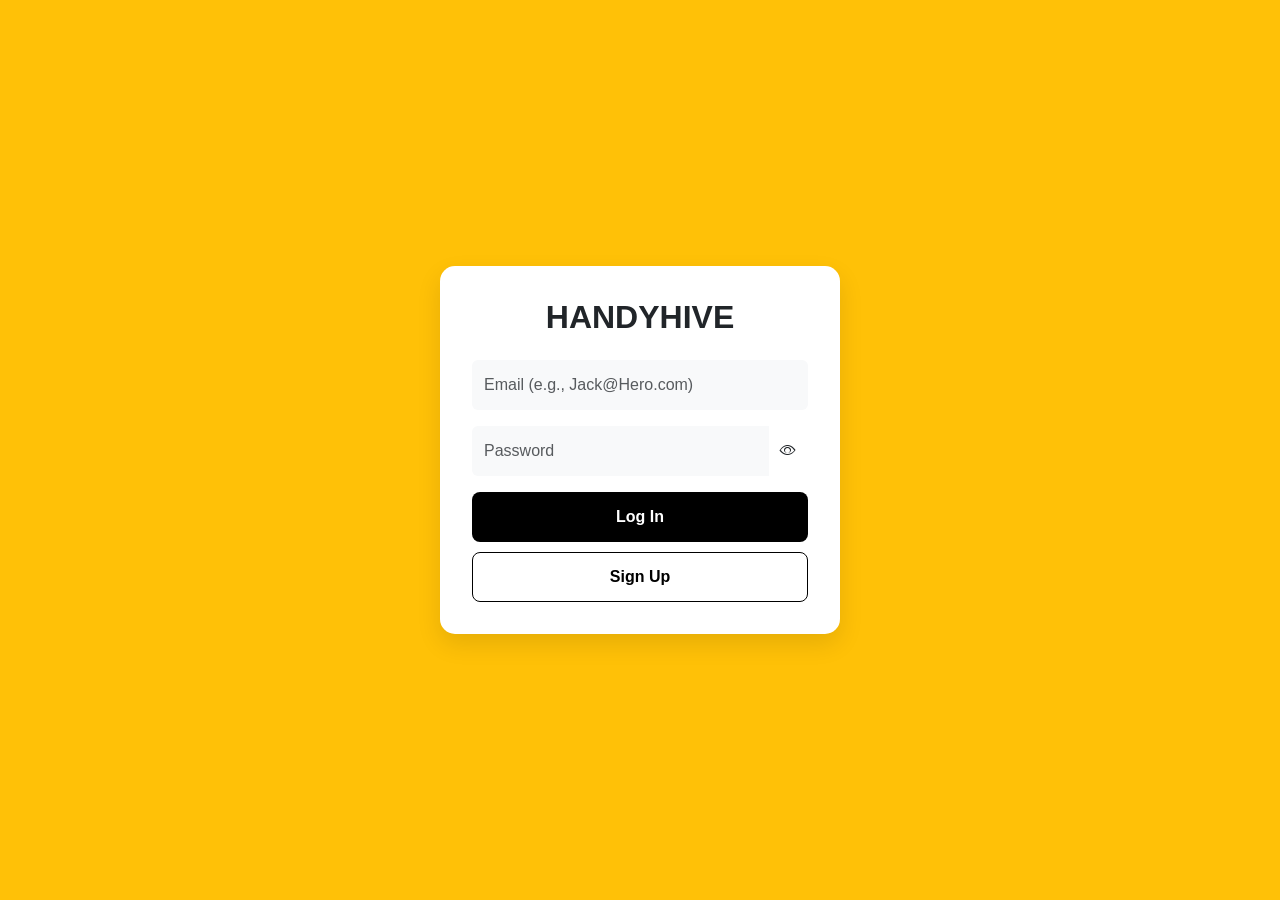
<file: HandyHive-Frontend/profile.html>
<!DOCTYPE html>
<html lang="en">
<head>
    <meta charset="UTF-8">
    <title>HandyHive - Profile</title>
    <meta name="viewport" content="width=device-width, initial-scale=1.0">

    <link href="https://cdn.jsdelivr.net/npm/bootstrap@5.3.0/dist/css/bootstrap.min.css" rel="stylesheet">
    <link rel="stylesheet" href="https://cdn.jsdelivr.net/npm/bootstrap-icons@1.10.0/font/bootstrap-icons.css">
    <link rel="stylesheet" href="styles.css">

    <style>
        body {
            background-color: #f0f2f5;
        }

        .profile-card {
            border-radius: 12px;
            border: none;
            box-shadow: 0 2px 10px rgba(0,0,0,0.05);
        }

        .avatar-circle {
            width: 100px;
            height: 100px;
            background-color: #212529;
            color: #fff;
            font-size: 2.5rem;
            display: flex;
            align-items: center;
            justify-content: center;
            border-radius: 50%;
            margin: 0 auto 15px;
        }

        .sub-active {
            border-left: 5px solid #198754;
            background-color: #f8fff9;
        }

        .sub-standard {
            border-left: 5px solid #ffc107;
            background-color: #fffbf0;
        }

        input:disabled,
        textarea:disabled {
            background-color: #e9ecef !important;
            cursor: not-allowed;
        }
    </style>
</head>

<body>

<nav class="navbar navbar-expand-lg navbar-light bg-white shadow-sm mb-4">
    <div class="container">
        <a class="navbar-brand fw-bold text-warning fs-3" href="index.html">
            HandyHive
        </a>

        <div class="d-flex align-items-center gap-3">
            <select class="form-select form-select-sm border-dark fw-bold"
                    style="width:auto;"
                    id="langSelect"
                    onchange="changeLanguage(this.value)">
                <option value="en">🇺🇸 EN</option>
                <option value="cz">🇨🇿 CZ</option>
                <option value="ar">🇸🇦 AR</option>
            </select>

            <button onclick="logout()" class="btn btn-outline-dark btn-sm rounded-pill px-3" data-i18n="nav_logout">
                Log Out
            </button>
        </div>
    </div>
</nav>

<div class="container pb-5">
    <div class="row g-4">

        <div class="col-md-4">
            <div class="card profile-card p-4 text-center h-100">
                <div class="avatar-circle" id="avatarInitial">U</div>

                <h4 class="fw-bold mb-1" id="userName">
                    Loading...
                </h4>

                <div class="d-flex justify-content-center gap-2 mb-2">
                    <span class="badge bg-warning text-dark" id="roleBadge">User</span>

                    <span class="badge bg-success d-none" id="vettedBadge">
                        <i class="bi bi-patch-check-fill"></i>
                        <span data-i18n="vetted_yes">Vetted</span>
                    </span>
                </div>

                <p class="text-muted small mb-4" id="userEmail">...</p>

                <hr>

                <div class="row text-center">
                    <div class="col-6 border-end">
                        <h3 class="fw-bold mb-0" id="statRating">-</h3>
                        <small class="text-muted">Rating</small>
                    </div>

                    <div class="col-6">
                        <h3 class="fw-bold mb-0" id="statJobs">0</h3>
                        <small class="text-muted">Jobs</small>
                    </div>
                </div>
            </div>
        </div>

        <div class="col-md-8">
            <div class="card profile-card p-4">

                <div id="subSection" class="d-none mb-4">
                    <h5 class="fw-bold text-dark mb-3" data-i18n="header_sub">
                        Subscription
                    </h5>

                    <div id="subCard" class="p-3 rounded d-flex justify-content-between align-items-center sub-standard">
                        <div>
                            <h6 class="fw-bold mb-1 text-uppercase" id="planName">
                                STANDARD PLAN
                            </h6>

                            <small class="text-muted" id="planDesc">
                                Next Renewal: Never
                            </small>
                        </div>

                        <div>
                            <span class="badge bg-success me-2 d-none" id="statusActive" data-i18n="status_active">
                                Active
                            </span>

                            <button id="btnUpgrade"
                                    class="btn btn-dark btn-sm"
                                    onclick="window.location.href='subscription.html'"
                                    data-i18n="btn_upgrade">
                                Upgrade
                            </button>

                            <button id="btnCancel"
                                    class="btn btn-outline-danger btn-sm d-none"
                                    onclick="downgradePlan()"
                                    data-i18n="btn_cancel_sub">
                                Cancel
                            </button>
                        </div>
                    </div>
                </div>

                <div id="servicesSection" class="d-none mb-4">
                    <h5 class="fw-bold text-dark mb-3" data-i18n="lbl_myservices">
                        My Services
                    </h5>

                    <div id="servicesList" class="d-flex gap-2 flex-wrap"></div>

                    <hr>
                </div>

                <h5 class="fw-bold text-dark mb-3" data-i18n="header_details">
                    Personal Details
                </h5>

                <form onsubmit="updateProfile(event)">
                    <div class="row g-3 mb-3">
                        <div class="col-md-6">
                            <label class="form-label small text-muted" data-i18n="lbl_fname">
                                First Name
                            </label>

                            <input type="text" id="editFname" class="form-control" disabled>
                        </div>

                        <div class="col-md-6">
                            <label class="form-label small text-muted" data-i18n="lbl_lname">
                                Last Name
                            </label>

                            <input type="text" id="editLname" class="form-control" disabled>
                        </div>
                    </div>

                    <div class="row g-3 mb-3">
                        <div class="col-md-6">
                            <label class="form-label small text-muted" data-i18n="lbl_phone">
                                Phone Number
                            </label>

                            <div class="input-group">
                                <span class="input-group-text bg-white fw-bold text-muted">+420</span>
                                <input type="text"
                                       id="editPhone"
                                       class="form-control"
                                       placeholder="777 123 456"
                                       disabled>
                            </div>
                        </div>

                        <div class="col-md-6">
                            <label class="form-label small text-muted" data-i18n="lbl_email">
                                Email
                            </label>

                            <input type="text" id="editEmail" class="form-control bg-light" disabled>
                        </div>
                    </div>

                    <div class="mb-4">
                        <label class="form-label small text-muted" data-i18n="lbl_bio">
                            Bio
                        </label>

                        <textarea id="editBio" class="form-control" rows="3" disabled></textarea>
                    </div>

                    <h5 class="fw-bold text-dark mb-3" data-i18n="header_settings">
                        Account Settings
                    </h5>

                    <div class="d-flex justify-content-between flex-wrap gap-3">
                        <div class="d-flex gap-2 flex-wrap">
                            <button type="button" id="editBtn" class="btn btn-dark" onclick="toggleEditMode()">
                                <i class="bi bi-pencil-fill me-2"></i>
                                <span data-i18n="btn_edit">Edit Profile</span>
                            </button>

                            <button type="submit" id="saveBtn" class="btn btn-success d-none">
                                <i class="bi bi-check-lg me-2"></i>
                                <span data-i18n="btn_save">Save Changes</span>
                            </button>

                            <button type="button"
                                    class="btn btn-outline-secondary"
                                    data-bs-toggle="modal"
                                    data-bs-target="#changePasswordModal">
                                <i class="bi bi-key me-2"></i>
                                <span data-i18n="btn_pass">Change Password</span>
                            </button>
                        </div>

                        <button type="button" onclick="deleteAccount()" class="btn btn-danger">
                            <i class="bi bi-trash-fill me-2"></i>
                            <span data-i18n="btn_delete">Delete</span>
                        </button>
                    </div>
                </form>

            </div>
        </div>

    </div>
</div>

<div class="modal fade" id="changePasswordModal" tabindex="-1" aria-hidden="true">
    <div class="modal-dialog modal-dialog-centered">
        <div class="modal-content border-0 shadow">

            <div class="modal-header bg-warning">
                <h5 class="modal-title fw-bold">
                    Change Password
                </h5>

                <button type="button" class="btn-close" data-bs-dismiss="modal"></button>
            </div>

            <form onsubmit="changePassword(event)">
                <div class="modal-body">
                    <div id="passwordError" class="alert alert-danger d-none"></div>

                    <label class="form-label small text-muted">
                        Current Password
                    </label>

                    <input type="password" id="oldPassword" class="form-control mb-3" required>

                    <label class="form-label small text-muted">
                        New Password
                    </label>

                    <input type="password" id="newPassword" class="form-control mb-3" minlength="6" required>

                    <label class="form-label small text-muted">
                        Confirm New Password
                    </label>

                    <input type="password" id="confirmPassword" class="form-control" minlength="6" required>
                </div>

                <div class="modal-footer">
                    <button type="button" class="btn btn-outline-secondary" data-bs-dismiss="modal">
                        Cancel
                    </button>

                    <button type="submit" class="btn btn-dark">
                        Update Password
                    </button>
                </div>
            </form>

        </div>
    </div>
</div>

<script src="js/main.js"></script>
<script src="https://cdn.jsdelivr.net/npm/bootstrap@5.3.0/dist/js/bootstrap.bundle.min.js"></script>

<script>
    if (typeof window.showLoading !== 'function') {
        window.showLoading = function (message = 'Loading...') {
            let overlay = document.getElementById('hhLoadingOverlay');

            if (!overlay) {
                overlay = document.createElement('div');
                overlay.id = 'hhLoadingOverlay';
                overlay.className = 'hh-loading-overlay';
                overlay.innerHTML = `
                    <div class="hh-loading-box">
                        <div class="spinner-border text-warning mb-3" role="status"></div>
                        <div class="fw-bold" id="hhLoadingText">${message}</div>
                        <div class="small text-muted mt-1">The free server can take around 50 seconds to wake up.</div>
                    </div>
                `;
                document.body.appendChild(overlay);
            }

            const text = document.getElementById('hhLoadingText');
            if (text) text.innerText = message;

            overlay.classList.remove('d-none');
        };
    }

    if (typeof window.hideLoading !== 'function') {
        window.hideLoading = function () {
            const overlay = document.getElementById('hhLoadingOverlay');
            if (overlay) overlay.classList.add('d-none');
        };
    }

    if (typeof window.readErrorMessage !== 'function') {
        window.readErrorMessage = function (data, fallback = 'Request failed') {
            if (!data) return fallback;
            if (typeof data === 'string') return data;
            return data.message || data.error || fallback;
        };
    }

    if (typeof window.digitsOnly !== 'function') {
        window.digitsOnly = function (value) {
            return String(value || '').replace(/\D/g, '');
        };
    }

    if (typeof window.formatCzechPhoneFromDigits !== 'function') {
        window.formatCzechPhoneFromDigits = function (digits) {
            const local = digitsOnly(digits).replace(/^420/, '').substring(0, 9);
            return local.replace(/(\d{3})(?=\d)/g, '$1 ').trim();
        };
    }

    if (typeof window.normalizeCzechPhoneInput !== 'function') {
        window.normalizeCzechPhoneInput = function (value) {
            const local = digitsOnly(value).replace(/^420/, '');

            if (local.length !== 9) {
                throw new Error('Phone number must contain exactly 9 digits after +420. Example: 777 123 456');
            }

            return `+420 ${local.substring(0, 3)} ${local.substring(3, 6)} ${local.substring(6, 9)}`;
        };
    }

    if (typeof window.attachCzechPhoneLimiter !== 'function') {
        window.attachCzechPhoneLimiter = function (inputId) {
            const input = document.getElementById(inputId);
            if (!input) return;

            input.setAttribute('inputmode', 'numeric');
            input.setAttribute('maxlength', '11');

            input.addEventListener('input', () => {
                input.value = formatCzechPhoneFromDigits(input.value);
            });
        };
    }

    if (typeof window.changeLanguage !== 'function') {
        window.changeLanguage = function (lang) {
            localStorage.setItem('appLang', lang);
            document.dispatchEvent(new CustomEvent('langChanged'));
        };
    }
</script>

<script>
    let globalData = null;
    const API_BASE = "https://handyhive-api.onrender.com";

    const fallbackTranslations = {
        en: {
            role_provider: "Provider",
            role_customer: "Customer",
            plan_monthly: "Monthly Plan",
            plan_annual: "Annual Plan",
            plan_standard: "Standard Plan",
            renewal_next: "Next Renewal:",
            renewal_never: "Next Renewal: Never"
        }
    };

    document.addEventListener('langChanged', () => {
        if (globalData) renderProfile(globalData);
    });

    let user = JSON.parse(localStorage.getItem('user') || 'null');

    if (!user) {
        window.location.href = "login.html";
    }

    function saveUser() {
        localStorage.setItem('user', JSON.stringify(user));
    }

    async function readResponse(res) {
        const raw = await res.text();
        if (!raw) return null;
        try { return JSON.parse(raw); } catch { return raw; }
    }

    async function resolveLoggedInUserId() {
        if (!user) return null;

        if (user.role === 'PROVIDER') {
            if (user.providerId || user.id) return user.providerId || user.id;
            throw new Error('Provider id is missing from local login data. Please log out and log in again.');
        }

        if (user.id) return user.id;

        if (!user.email) {
            throw new Error('Customer id is missing from local login data. Please log out and log in again.');
        }

        const res = await fetch(`${API_BASE}/api/customers/search?email=${encodeURIComponent(user.email)}`, {
            headers: { 'Accept': 'application/json' }
        });
        const data = await readResponse(res);

        if (!res.ok) {
            throw new Error(readErrorMessage(data, 'Could not resolve customer profile id.'));
        }

        const customer = Array.isArray(data) ? data[0] : data;
        if (!customer || !customer.id) {
            throw new Error('Customer profile was not found for this email.');
        }

        user.id = customer.id;
        user.role = 'CUSTOMER';
        saveUser();
        return user.id;
    }

    async function profileEndpoint() {
        const id = await resolveLoggedInUserId();
        return user.role === 'PROVIDER'
            ? `${API_BASE}/api/providers/${id}`
            : `${API_BASE}/api/customers/${id}`;
    }

    async function loadProfile() {
        try {
            showLoading('Loading profile... The free server may need around 50 seconds to wake up.');

            const endpoint = await profileEndpoint();
            const res = await fetch(endpoint, {
                method: 'GET',
                headers: { 'Accept': 'application/json' }
            });

            const data = await readResponse(res);
            if (!res.ok) throw new Error(readErrorMessage(data, 'Could not load profile.'));

            globalData = data;
            renderProfile(globalData);
        } catch (e) {
            console.error(e);
            alert(e.message || 'Could not load profile.');
        } finally {
            hideLoading();
        }
    }

    function renderProfile(data) {
        const lang = localStorage.getItem('appLang') || 'en';
        const translationRoot = typeof translations !== 'undefined' ? translations : fallbackTranslations;
        const t = translationRoot[lang] || translationRoot.en || fallbackTranslations.en;

        const firstName = data.firstName || '';
        const lastName = data.lastName || '';

        document.getElementById('userName').innerText = `${firstName} ${lastName}`.trim() || 'User';
        document.getElementById('avatarInitial').innerText = firstName ? firstName.charAt(0).toUpperCase() : 'U';
        document.getElementById('userEmail').innerText = data.email || user.email || '';
        document.getElementById('roleBadge').innerText = user.role === 'PROVIDER'
            ? t.role_provider || 'Provider'
            : t.role_customer || 'Customer';

        document.getElementById('editFname').value = firstName;
        document.getElementById('editLname').value = lastName;
        document.getElementById('editEmail').value = data.email || user.email || '';
        document.getElementById('editPhone').value = formatCzechPhoneFromDigits(data.phoneNumber || '');
        document.getElementById('editBio').value = data.bio || '';

        const statsRow = document.getElementById('statRating').parentElement.parentElement;

        if (user.role === 'PROVIDER') {
            if (statsRow) statsRow.classList.remove('d-none');
            document.getElementById('subSection').classList.remove('d-none');
            document.getElementById('servicesSection').classList.remove('d-none');

            document.getElementById('statRating').innerText = data.avgRating ? Number(data.avgRating).toFixed(1) : '0.0';
            document.getElementById('statJobs').innerText = data.jobsCompleted || '0';

            const list = document.getElementById('servicesList');
            list.innerHTML = '';

            const serviceKeyMap = {
                'Plumbing': 'svc_plumbing',
                'Electrician': 'svc_electrician',
                'Handyman': 'svc_handyman',
                'Deep Cleaning': 'svc_cleaning'
            };

            if (data.services && data.services.length > 0) {
                data.services.forEach(s => {
                    const key = serviceKeyMap[s.name];
                    const name = t && t[key] ? t[key] : s.name;
                    list.innerHTML += `<span class="badge bg-primary fs-6 fw-normal">${name}</span>`;
                });
            } else {
                list.innerHTML = `<span class="text-muted small">No services.</span>`;
            }

            const planId = data.subscriptionId || 1;
            if (planId > 1) {
                document.getElementById('planName').innerText = planId == 2 ? (t.plan_monthly || 'Monthly Plan') : (t.plan_annual || 'Annual Plan');
                document.getElementById('planName').classList.add('text-success');

                const today = new Date();
                let renewalDate = new Date();
                if (planId == 2) renewalDate.setMonth(today.getMonth() + 1);
                else if (planId == 3) renewalDate.setFullYear(today.getFullYear() + 1);

                document.getElementById('planDesc').innerText = `${t.renewal_next || 'Next Renewal:'} ${renewalDate.toLocaleDateString()}`;
                document.getElementById('subCard').classList.remove('sub-standard');
                document.getElementById('subCard').classList.add('sub-active');
                document.getElementById('statusActive').classList.remove('d-none');
                document.getElementById('vettedBadge').classList.remove('d-none');
                document.getElementById('btnUpgrade').classList.add('d-none');
                document.getElementById('btnCancel').classList.remove('d-none');
            } else {
                document.getElementById('planName').innerText = t.plan_standard || 'Standard Plan';
                document.getElementById('planDesc').innerText = t.renewal_never || 'Next Renewal: Never';
                document.getElementById('subCard').classList.remove('sub-active');
                document.getElementById('subCard').classList.add('sub-standard');
                document.getElementById('statusActive').classList.add('d-none');
                document.getElementById('vettedBadge').classList.add('d-none');
                document.getElementById('btnUpgrade').classList.remove('d-none');
                document.getElementById('btnCancel').classList.add('d-none');
            }
        } else {
            document.getElementById('subSection').classList.add('d-none');
            document.getElementById('servicesSection').classList.add('d-none');
            if (statsRow) statsRow.classList.add('d-none');
        }
    }

    function setEditMode(enabled) {
        ['editFname', 'editLname', 'editPhone', 'editBio'].forEach(id => {
            const input = document.getElementById(id);
            if (input) input.disabled = !enabled;
        });
        document.getElementById('editBtn').classList.toggle('d-none', enabled);
        document.getElementById('saveBtn').classList.toggle('d-none', !enabled);
    }

    function toggleEditMode() {
        setEditMode(document.getElementById('editFname').disabled);
    }

    async function updateProfile(e) {
        e.preventDefault();

        try {
            const firstName = document.getElementById('editFname').value.trim();
            const lastName = document.getElementById('editLname').value.trim();
            const phoneNumber = normalizeCzechPhoneInput(document.getElementById('editPhone').value);
            const bio = document.getElementById('editBio').value.trim();

            if (!firstName || !lastName) throw new Error('First name and last name are required.');

            const payload = { firstName, lastName, phoneNumber, bio };

            showLoading('Saving profile...');

            const endpoint = await profileEndpoint();
            const res = await fetch(endpoint, {
                method: 'PUT',
                headers: { 'Content-Type': 'application/json', 'Accept': 'application/json' },
                body: JSON.stringify(payload)
            });

            const data = await readResponse(res);
            if (!res.ok) throw new Error(readErrorMessage(data, 'Profile update failed.'));

            globalData = data;
            renderProfile(globalData);
            setEditMode(false);

            user.name = `${data.firstName || firstName} ${data.lastName || lastName}`.trim();
            user.email = data.email || user.email;
            saveUser();

            alert('Profile saved successfully.');
        } catch (e) {
            console.error(e);
            alert(e.message || 'Profile update failed.');
        } finally {
            hideLoading();
        }
    }

    async function downgradePlan() {
        if (!confirm('Cancel Subscription?')) return;

        try {
            showLoading('Updating subscription...');
            const id = await resolveLoggedInUserId();
            const res = await fetch(`${API_BASE}/api/providers/${id}/subscription?planId=1`, { method: 'PUT' });
            const data = await readResponse(res);
            if (!res.ok) throw new Error(readErrorMessage(data, 'Could not cancel subscription.'));
            location.reload();
        } catch (e) {
            alert(e.message || 'Could not cancel subscription.');
        } finally {
            hideLoading();
        }
    }

    async function changePassword(e) {
        e.preventDefault();

        const oldPassword = document.getElementById('oldPassword').value;
        const newPassword = document.getElementById('newPassword').value;
        const confirmPassword = document.getElementById('confirmPassword').value;
        const errorBox = document.getElementById('passwordError');

        errorBox.classList.add('d-none');

        if (newPassword !== confirmPassword) {
            errorBox.innerText = 'New passwords do not match.';
            errorBox.classList.remove('d-none');
            return;
        }

        try {
            showLoading('Updating password...');
            const id = await resolveLoggedInUserId();
            const base = user.role === 'PROVIDER'
                ? `${API_BASE}/api/providers/${id}/password`
                : `${API_BASE}/api/customers/${id}/password`;
            const url = `${base}?oldPassword=${encodeURIComponent(oldPassword)}&newPassword=${encodeURIComponent(newPassword)}`;

            const res = await fetch(url, { method: 'PUT' });
            const data = await readResponse(res);
            if (!res.ok) throw new Error(readErrorMessage(data, 'Password update failed.'));

            alert('Password updated successfully. Please log in again.');
            const modal = bootstrap.Modal.getInstance(document.getElementById('changePasswordModal'));
            if (modal) modal.hide();
            logout();
        } catch (err) {
            console.error(err);
            errorBox.innerText = err.message || 'Password update failed.';
            errorBox.classList.remove('d-none');
        } finally {
            hideLoading();
        }
    }

    async function deleteAccount() {
        if (!confirm('Delete Account? This cannot be undone.')) return;

        try {
            showLoading('Deleting account...');
            const endpoint = await profileEndpoint();
            const res = await fetch(endpoint, { method: 'DELETE' });
            const data = await readResponse(res);
            if (!res.ok) throw new Error(readErrorMessage(data, 'Delete failed.'));
            alert('Your account has been deleted.');
            logout();
        } catch (err) {
            console.error(err);
            alert(`Account was not deleted: ${err.message}`);
        } finally {
            hideLoading();
        }
    }

    function logout() {
        localStorage.removeItem('user');
        localStorage.removeItem('handyhive_cart');
        window.location.href = 'login.html';
    }

    attachCzechPhoneLimiter('editPhone');
    loadProfile();
</script>

</body>
</html>
</file>
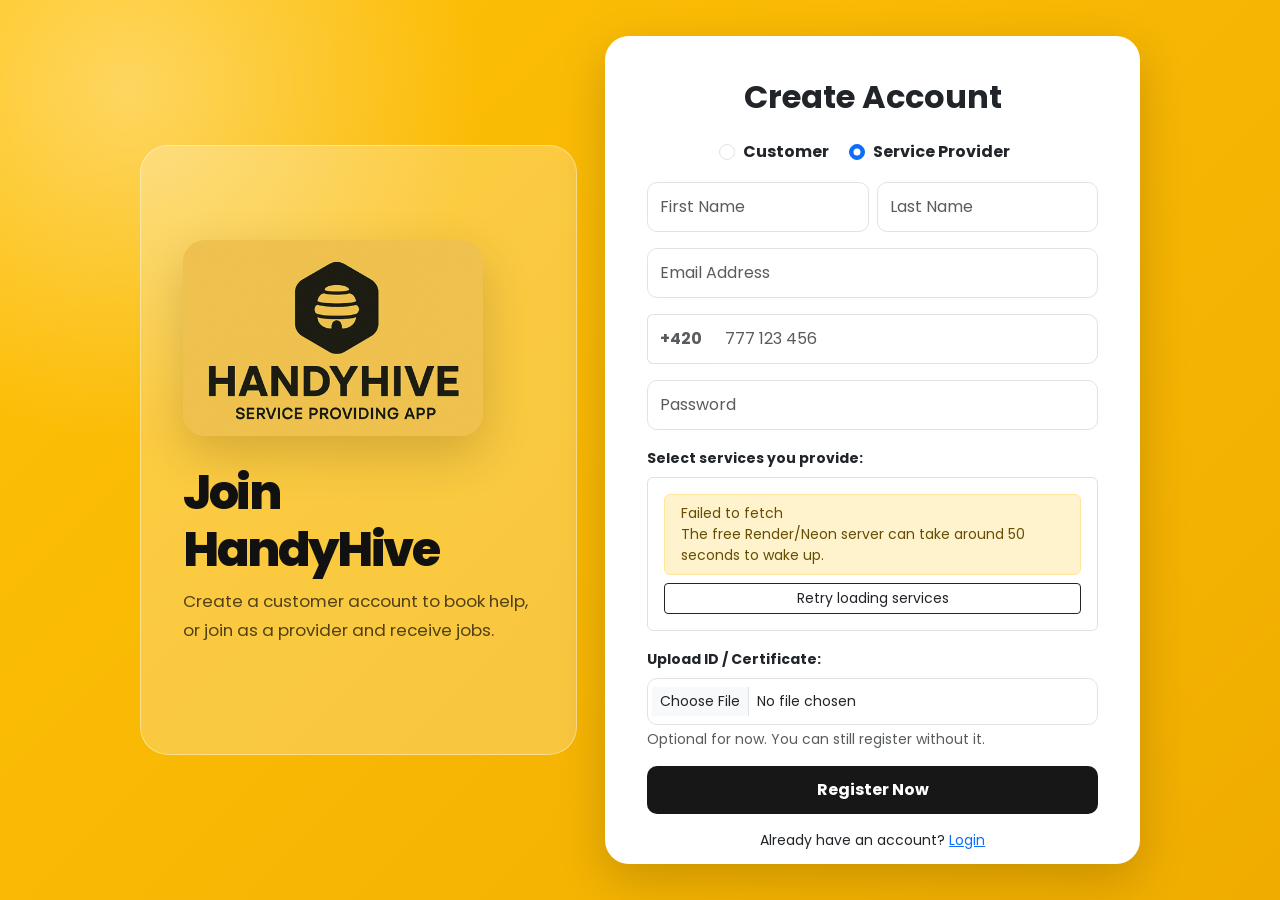
<file: HandyHive-Frontend/register-provider.html>
<!DOCTYPE html>
<html lang="en">
<head>
    <meta charset="UTF-8">
    <meta http-equiv="refresh" content="0; url=register.html?role=provider">
    <title>HandyHive - Provider Registration</title>
</head>
<body>
<script>
    window.location.replace('register.html?role=provider');
</script>
<p>Redirecting to provider registration... <a href="register.html?role=provider">Click here</a>.</p>
</body>
</html>
</file>
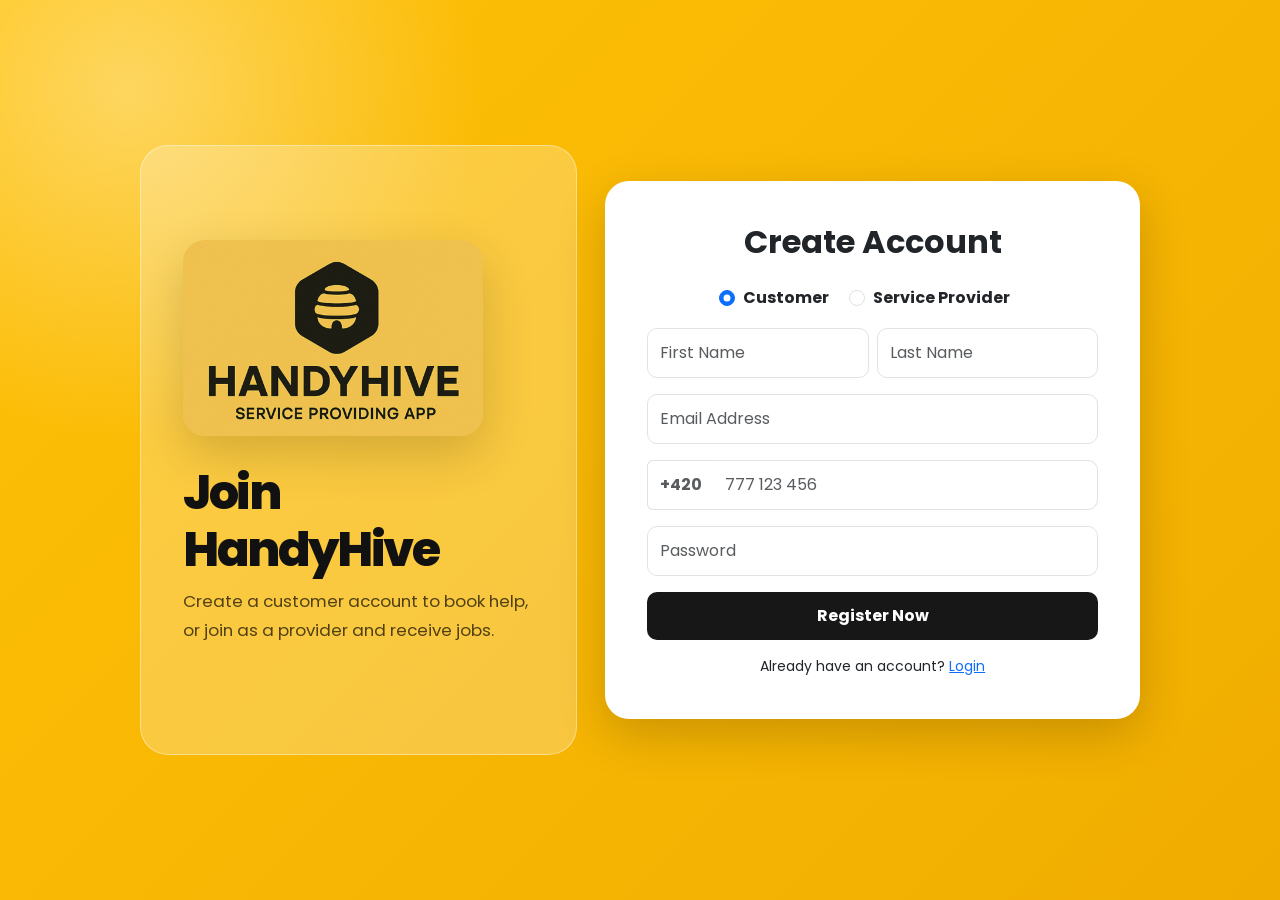
<file: HandyHive-Frontend/register.html>
<!DOCTYPE html>
<html lang="en">
<head>
    <meta charset="UTF-8">
    <title>HandyHive - Sign Up</title>
    <meta name="viewport" content="width=device-width, initial-scale=1.0">

    <link href="https://cdn.jsdelivr.net/npm/bootstrap@5.3.0/dist/css/bootstrap.min.css" rel="stylesheet">
    <link rel="stylesheet" href="https://cdn.jsdelivr.net/npm/bootstrap-icons@1.11.0/font/bootstrap-icons.css">
    <link rel="stylesheet" href="styles.css">
</head>

<body class="hh-auth-page">

<div class="hh-auth-shell">
    <div class="hh-auth-brand d-none d-lg-flex">
        <img src="assets/Handyhive-logo.png" onerror="this.onerror=null; this.src='assets/handyhive-logo.png';" alt="HandyHive logo">        <h1>Join HandyHive</h1>
        <p>Create a customer account to book help, or join as a provider and receive jobs.</p>
    </div>

    <div class="card hh-register-card border-0 shadow-lg">
        <h2 class="text-center fw-bold mb-4">Create Account</h2>

        <div id="errorAlert" class="alert alert-danger d-none" role="alert"></div>

        <div class="mb-3 text-center">
            <div class="form-check form-check-inline">
                <input class="form-check-input" type="radio" name="role" id="roleCustomer" value="customer" checked onchange="toggleProviderFields()">
                <label class="form-check-label fw-bold" for="roleCustomer">Customer</label>
            </div>

            <div class="form-check form-check-inline">
                <input class="form-check-input" type="radio" name="role" id="roleProvider" value="provider" onchange="toggleProviderFields()">
                <label class="form-check-label fw-bold" for="roleProvider">Service Provider</label>
            </div>
        </div>

        <div class="row g-2 mb-3">
            <div class="col-6">
                <input type="text" id="fname" class="form-control" placeholder="First Name" autocomplete="given-name">
            </div>
            <div class="col-6">
                <input type="text" id="lname" class="form-control" placeholder="Last Name" autocomplete="family-name">
            </div>
        </div>

        <input type="email" id="email" class="form-control mb-3" placeholder="Email Address" autocomplete="email">

        <div class="input-group mb-3">
            <span class="input-group-text bg-white fw-bold text-muted border-end-0">+420</span>
            <input type="text" id="phone" class="form-control border-start-0" placeholder="777 123 456" inputmode="numeric" maxlength="11" autocomplete="tel">
        </div>

        <input type="password" id="pass" class="form-control mb-3" placeholder="Password" autocomplete="new-password">

        <div id="providerFields" class="d-none">
            <label class="small fw-bold mb-2 text-dark">Select services you provide:</label>

            <div id="servicesContainer" class="mb-3 border rounded p-3 bg-white" style="max-height: 190px; overflow-y: auto;">
                <div class="d-flex align-items-center gap-2 text-muted small">
                    <span class="spinner-border spinner-border-sm text-warning"></span>
                    Loading services...
                </div>
            </div>

            <label class="small fw-bold mb-2 text-dark">Upload ID / Certificate:</label>
            <input type="file" id="vettingDoc" class="form-control form-control-sm" accept=".pdf,.jpg,.jpeg,.png">
            <div class="form-text small mb-3">Optional for now. You can still register without it.</div>
        </div>

        <button type="button" onclick="register()" class="btn btn-brand w-100 mb-3">Register Now</button>

        <p class="text-center small mb-0">
            Already have an account?
            <a href="login.html">Login</a>
        </p>
    </div>
</div>

<script src="js/main.js"></script>
<script>
    const API_BASE = "https://handyhive-api.onrender.com";
    let servicesLoaded = false;
    let serviceLoadInProgress = false;

    function showError(msg) {
        const box = document.getElementById('errorAlert');
        box.innerText = msg;
        box.classList.remove('d-none');
    }

    function clearError() {
        document.getElementById('errorAlert').classList.add('d-none');
    }

    function toggleProviderFields() {
        const isProvider = document.getElementById('roleProvider').checked;
        const div = document.getElementById('providerFields');

        if (isProvider) {
            div.classList.remove('d-none');
            if (!servicesLoaded && !serviceLoadInProgress) loadServices();
        } else {
            div.classList.add('d-none');
        }
    }

    function renderServiceCheckboxes(list) {
        const box = document.getElementById('servicesContainer');

        if (!Array.isArray(list) || list.length === 0) {
            servicesLoaded = false;
            box.innerHTML = `
                <div class="alert alert-warning py-2 px-3 mb-2 small">
                    No services were found in the database. The backend seeder should create default services after redeploy.
                </div>
                <button type="button" class="btn btn-sm btn-outline-dark w-100" onclick="loadServices(true)">Retry loading services</button>
            `;
            return;
        }

        servicesLoaded = true;
        box.innerHTML = list.map(s => {
            const id = s.serviceId ?? s.id;
            const name = s.name ?? s.serviceName ?? 'Service';
            const description = s.description ? `<div class="small text-muted ms-4">${s.description}</div>` : '';

            return `
                <div class="form-check py-1">
                    <input class="form-check-input svc-chk" type="checkbox" value="${id}" id="svc_${id}">
                    <label class="form-check-label fw-semibold" for="svc_${id}">${name}</label>
                    ${description}
                </div>
            `;
        }).join('');
    }

    function renderServicesError(message) {
        const box = document.getElementById('servicesContainer');
        servicesLoaded = false;
        box.innerHTML = `
            <div class="alert alert-warning py-2 px-3 mb-2 small">
                ${message}<br>
                The free Render/Neon server can take around 50 seconds to wake up.
            </div>
            <button type="button" class="btn btn-sm btn-outline-dark w-100" onclick="loadServices(true)">Retry loading services</button>
        `;
    }

    async function readResponse(res) {
        const raw = await res.text();
        if (!raw) return null;
        try { return JSON.parse(raw); } catch { return raw; }
    }

    async function loadServices(force = false) {
        if (servicesLoaded && !force) return;

        const box = document.getElementById('servicesContainer');
        serviceLoadInProgress = true;
        box.innerHTML = `
            <div class="d-flex align-items-center gap-2 text-muted small">
                <span class="spinner-border spinner-border-sm text-warning"></span>
                Loading services from backend...
            </div>
        `;

        const controller = new AbortController();
        const timeoutId = setTimeout(() => controller.abort(), 90000);

        try {
            showLoading('Loading services... The free server can take around 50 seconds to wake up.');

            const res = await fetch(`${API_BASE}/api/services`, {
                method: 'GET',
                headers: { 'Accept': 'application/json' },
                signal: controller.signal
            });

            const data = await readResponse(res);

            if (!res.ok) {
                throw new Error(readErrorMessage(data, `Cannot load services. HTTP ${res.status}`));
            }

            renderServiceCheckboxes(data);
        } catch (e) {
            console.error('Service loading failed:', e);
            renderServicesError(e.name === 'AbortError' ? 'Loading services timed out.' : (e.message || 'Cannot load services.'));
        } finally {
            clearTimeout(timeoutId);
            serviceLoadInProgress = false;
            hideLoading();
        }
    }

    async function register() {
        const role = document.querySelector('input[name="role"]:checked').value;
        const fname = document.getElementById('fname').value.trim();
        const lname = document.getElementById('lname').value.trim();
        const email = document.getElementById('email').value.trim();
        const phone = document.getElementById('phone').value.trim();
        const pass = document.getElementById('pass').value;

        try {
            clearError();

            if (!fname || !lname || !email || !phone || !pass) {
                throw new Error('Please fill all required fields.');
            }

            if (pass.length < 6) {
                throw new Error('Password must be at least 6 characters.');
            }

            const fullPhone = normalizeCzechPhoneInput(phone);
            let res;

            showLoading('Creating account...');

            if (role === 'provider') {
                const checked = Array.from(document.querySelectorAll('.svc-chk:checked')).map(cb => cb.value);

                if (!servicesLoaded) {
                    throw new Error('Services are not loaded yet. Click Retry loading services first.');
                }

                if (checked.length === 0) {
                    throw new Error('Please select at least 1 service you provide.');
                }

                const formData = new FormData();
                formData.append('firstName', fname);
                formData.append('lastName', lname);
                formData.append('email', email);
                formData.append('password', pass);
                formData.append('phone', fullPhone);
                formData.append('bio', 'New Service Provider');
                checked.forEach(v => formData.append('serviceIds', v));
                formData.append('serviceIdsCsv', checked.join(','));

                const fileInput = document.getElementById('vettingDoc');
                if (fileInput.files.length > 0) {
                    formData.append('document', fileInput.files[0]);
                }

                res = await fetch(`${API_BASE}/api/providers`, { method: 'POST', body: formData });
            } else {
                const customerPayload = {
                    firstName: fname,
                    lastName: lname,
                    email: email,
                    phoneNumber: fullPhone,
                    password: pass
                };

                res = await fetch(`${API_BASE}/api/customers`, {
                    method: 'POST',
                    headers: {
                        'Content-Type': 'application/json;charset=UTF-8',
                        'Accept': 'application/json'
                    },
                    body: JSON.stringify(customerPayload)
                });
            }

            const data = await readResponse(res);
            if (!res.ok) {
                throw new Error(readErrorMessage(data, `Registration failed. HTTP ${res.status}`));
            }

            const loginRes = await fetch(`${API_BASE}/api/auth/login`, {
                method: 'POST',
                headers: { 'Content-Type': 'application/json', 'Accept': 'application/json' },
                body: JSON.stringify({ email, password: pass })
            });

            const loginData = await readResponse(loginRes);

            if (loginRes.ok && loginData) {
                localStorage.setItem('user', JSON.stringify(loginData));
                localStorage.removeItem('handyhive_cart');
                window.location.href = loginData.role === 'PROVIDER' ? 'profile.html' : 'index.html';
            } else {
                alert('Registered successfully, but auto-login failed. Please log in manually.');
                window.location.href = 'login.html';
            }
        } catch (e) {
            console.error(e);
            showError(e.message || 'Registration failed.');
        } finally {
            hideLoading();
        }
    }

    function initRegisterPage() {
        attachCzechPhoneLimiter('phone');

        const params = new URLSearchParams(window.location.search);
        if (params.get('role') === 'provider') {
            document.getElementById('roleProvider').checked = true;
        }

        toggleProviderFields();
        loadServices();
    }

    if (document.readyState === 'loading') {
        document.addEventListener('DOMContentLoaded', initRegisterPage);
    } else {
        initRegisterPage();
    }
</script>

</body>
</html>
</file>
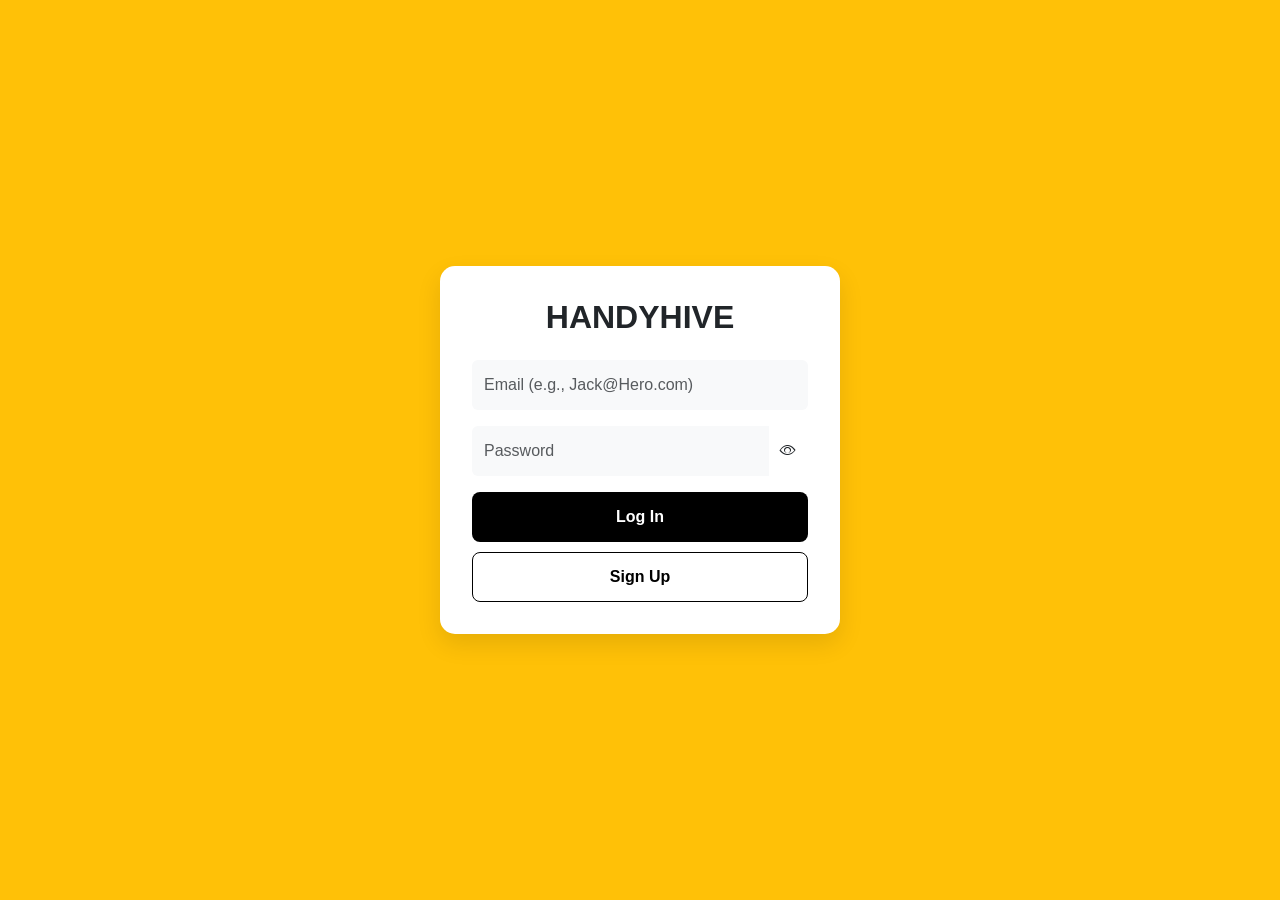
<file: HandyHive-Frontend/services.html>
<!DOCTYPE html>
<html lang="en">
<head>
    <meta charset="UTF-8">
    <title>HandyHive - Services</title>
    <link href="https://cdn.jsdelivr.net/npm/bootstrap@5.3.0/dist/css/bootstrap.min.css" rel="stylesheet">
    <link rel="stylesheet" href="https://cdn.jsdelivr.net/npm/bootstrap-icons@1.10.0/font/bootstrap-icons.css">
    <style>
        body { background-color: #f8f9fa; }
        .service-card { transition: all 0.2s ease; cursor: pointer; border: 2px solid transparent; user-select: none; }
        .service-card:hover { transform: translateY(-3px); box-shadow: 0 4px 15px rgba(0,0,0,0.1); }
        .service-card.active { border-color: #198754; background-color: #f0fff4; }
        .check-icon { position: absolute; top: 10px; right: 15px; font-size: 1.5rem; color: #198754; display: none; }
        .service-card.active .check-icon { display: block; }
        .summary-box { position: sticky; top: 20px; }
        .cart-item { font-size: 0.9rem; border-bottom: 1px solid #444; padding: 5px 0; }
        body[dir="rtl"] { text-align: right; }
        body[dir="rtl"] .navbar-nav { margin-right: auto !important; margin-left: 0 !important; }
        body[dir="rtl"] .text-end { text-align: left !important; }
    </style>
</head>
<body>

<nav class="navbar navbar-expand-lg navbar-light bg-white shadow-sm mb-5">
    <div class="container">
        <a class="navbar-brand fw-bold text-warning fs-3" href="index.html">HandyHive</a>
        <div class="collapse navbar-collapse" id="navbarNav">
            <ul class="navbar-nav ms-auto align-items-center">
                <li class="nav-item"><a class="nav-link" href="index.html" data-i18n="nav_home">Home</a></li>
                <li class="nav-item"><a class="nav-link active fw-bold" href="services.html" data-i18n="nav_services">Services</a></li>
                <li class="nav-item"><a class="nav-link" href="my-jobs.html" data-i18n="nav_jobs">My Jobs</a></li>
                <li class="nav-item"><a class="nav-link" href="profile.html" data-i18n="nav_profile">Profile</a></li>

                <li class="nav-item ms-2">
                    <select class="form-select form-select-sm border-dark fw-bold" id="langSelect" onchange="changeLanguage(this.value)">
                        <option value="en">🇺🇸 EN</option>
                        <option value="cz">🇨🇿 CZ</option>
                        <option value="ar">🇸🇦 AR</option>
                    </select>
                </li>

                <li class="nav-item ms-3">
                    <button onclick="logout()" class="btn btn-dark btn-sm px-3 rounded-pill" data-i18n="nav_logout">Log Out</button>
                </li>
            </ul>
        </div>
    </div>
</nav>

<div class="container pb-5">
    <div class="row">
        <div class="col-md-8">
            <h3 class="fw-bold mb-4" data-i18n="svc_title">Select Services</h3>
            <p class="text-muted mb-4" data-i18n="svc_sub">Click multiple cards to add them to your cart.</p>

            <div class="row g-3">
                <div class="col-md-6">
                    <div class="card service-card p-3 shadow-sm text-center h-100"
                         onclick="toggleService('Plumbing', 1500, 'svc_plumbing', this)">
                        <i class="bi bi-check-circle-fill check-icon"></i>
                        <div class="card-body">
                            <i class="bi bi-droplet-fill text-primary display-4 mb-3"></i>
                            <h5 class="fw-bold" data-i18n="svc_plumbing">Plumbing</h5>
                            <span class="badge bg-light text-dark border">1500 Kč</span>
                        </div>
                    </div>
                </div>

                <div class="col-md-6">
                    <div class="card service-card p-3 shadow-sm text-center h-100"
                         onclick="toggleService('Electrician', 2000, 'svc_electrician', this)">
                        <i class="bi bi-check-circle-fill check-icon"></i>
                        <div class="card-body">
                            <i class="bi bi-lightning-fill text-warning display-4 mb-3"></i>
                            <h5 class="fw-bold" data-i18n="svc_electrician">Electrician</h5>
                            <span class="badge bg-light text-dark border">2000 Kč</span>
                        </div>
                    </div>
                </div>

                <div class="col-md-6">
                    <div class="card service-card p-3 shadow-sm text-center h-100"
                         onclick="toggleService('Handyman', 800, 'svc_handyman', this)">
                        <i class="bi bi-check-circle-fill check-icon"></i>
                        <div class="card-body">
                            <i class="bi bi-hammer text-secondary display-4 mb-3"></i>
                            <h5 class="fw-bold" data-i18n="svc_handyman">Handyman</h5>
                            <span class="badge bg-light text-dark border">800 Kč</span>
                        </div>
                    </div>
                </div>

                <div class="col-md-6">
                    <div class="card service-card p-3 shadow-sm text-center h-100"
                         onclick="toggleService('Deep Cleaning', 2500, 'svc_cleaning', this)">
                        <i class="bi bi-check-circle-fill check-icon"></i>
                        <div class="card-body">
                            <i class="bi bi-stars text-info display-4 mb-3"></i>
                            <h5 class="fw-bold" data-i18n="svc_cleaning">Deep Cleaning</h5>
                            <span class="badge bg-light text-dark border">2500 Kč</span>
                        </div>
                    </div>
                </div>
            </div>

            <div class="mt-3 text-muted small" id="svcStatus"></div>
        </div>

        <div class="col-md-4">
            <div class="card bg-dark text-white summary-box border-0 shadow-lg">
                <div class="card-header bg-black border-secondary py-3">
                    <h5 class="fw-bold m-0" data-i18n="cart_title">Your Cart</h5>
                </div>
                <div class="card-body">
                    <div id="cartList" class="mb-3">
                        <p class="text-white-50 small fst-italic" data-i18n="cart_empty">No services selected.</p>
                    </div>

                    <div class="d-flex justify-content-between align-items-center bg-secondary bg-opacity-25 p-3 rounded mb-3">
                        <div>
                            <label class="form-check-label fw-bold" for="urgentToggle" data-i18n="lbl_urgent">Urgent? ⚡</label>
                            <div class="text-white-50 small" style="font-size: 0.7rem;">+50 Kč</div>
                        </div>
                        <div class="form-check form-switch">
                            <input class="form-check-input" type="checkbox" id="urgentToggle" onchange="renderCart()">
                        </div>
                    </div>

                    <div class="d-flex justify-content-between align-items-center mb-4">
                        <span class="text-white-50" data-i18n="lbl_total">Total:</span>
                        <h2 class="fw-bold text-white m-0" id="totalPriceDisplay">0 Kč</h2>
                    </div>

                    <button id="checkoutBtn" onclick="prepareCheckout()" class="btn btn-warning w-100 py-3 fw-bold fs-5 text-dark" disabled data-i18n="btn_checkout">
                        Proceed to Checkout
                    </button>
                </div>
            </div>
        </div>
    </div>
</div>

<script src="js/main.js"></script>
<script>
    const API_BASE = "https://handyhive-api.onrender.com";
    const currentUserForServices = JSON.parse(localStorage.getItem('user') || 'null');

    if (currentUserForServices?.role === 'PROVIDER') {
        alert('Provider accounts cannot access the services page or buy services.');
        window.location.replace('profile.html');
    }

    // selectedServices: Map<serviceId, {id, price, nameKey, englishName}>
    let selectedServices = new Map();

    // Map service name -> real DB id
    const serviceNameToId = {};
    let servicesReady = false;

    async function loadServiceIdMap() {
        const status = document.getElementById("svcStatus");
        status.innerText = "Loading services from backend...";

        try {
            const res = await fetch(`${API_BASE}/api/services`);
            if (!res.ok) throw new Error("Failed /api/services");

            const list = await res.json();
            list.forEach(s => {
                const name = (s.name || "").trim().toLowerCase();
                const id = (s.serviceId ?? s.id);
                if (name && id != null) serviceNameToId[name] = id;
            });

            servicesReady = true;
            status.innerText = "Services loaded ✅";
        } catch (e) {
            console.error(e);
            servicesReady = false;
            status.innerText = "⚠️ Cannot load services from backend. Check backend is running.";
        }
    }

    function resolveServiceIdByName(name) {
        return serviceNameToId[(name || "").trim().toLowerCase()];
    }

    function toggleService(serviceName, price, nameKey, cardElement) {
        if (!servicesReady) {
            alert("Services are not loaded from backend yet.");
            return;
        }

        const resolvedId = resolveServiceIdByName(serviceName);
        if (!resolvedId) {
            alert(`Service "${serviceName}" not found in backend (/api/services).`);
            return;
        }

        if (selectedServices.has(resolvedId)) {
            selectedServices.delete(resolvedId);
            cardElement.classList.remove('active');
        } else {
            selectedServices.set(resolvedId, { id: resolvedId, price, nameKey, englishName: serviceName });
            cardElement.classList.add('active');
        }
        renderCart();
    }

    function renderCart() {
        const cartList = document.getElementById('cartList');
        const isUrgent = document.getElementById('urgentToggle').checked;
        const checkoutBtn = document.getElementById('checkoutBtn');
        const lang = localStorage.getItem('appLang') || 'en';

        cartList.innerHTML = "";
        let total = 0;

        if (selectedServices.size === 0) {
            const emptyMsg = translations?.[lang]?.['cart_empty'] || "No services selected.";
            cartList.innerHTML = `<p class="text-white-50 small fst-italic">${emptyMsg}</p>`;
            checkoutBtn.disabled = true;
            document.getElementById('totalPriceDisplay').innerText = "0 Kč";
            return;
        }

        checkoutBtn.disabled = false;

        selectedServices.forEach(item => {
            const itemTotal = item.price + (isUrgent ? 50 : 0);
            total += itemTotal;

            const displayName = translations?.[lang]?.[item.nameKey] || item.englishName;

            cartList.innerHTML += `
                <div class="d-flex justify-content-between cart-item">
                    <span>${displayName}</span>
                    <span>${itemTotal} Kč</span>
                </div>
            `;
        });

        document.getElementById('totalPriceDisplay').innerText = total + " Kč";
    }

    document.addEventListener('langChanged', () => {
        if (selectedServices.size > 0) renderCart();
    });

    async function prepareCheckout() {
        const isUrgent = document.getElementById('urgentToggle').checked;
        const checkoutBtn = document.getElementById('checkoutBtn');
        const lang = localStorage.getItem('appLang') || 'en';

        const originalText = checkoutBtn.innerText;
        checkoutBtn.innerText = "Finding Providers...";
        checkoutBtn.disabled = true;

        let finalCart = [];
        let missingProviders = [];

        try {
            for (let item of selectedServices.values()) {
                try {
                    // ✅ FIXED URL (no broken backticks)
                    const response = await fetch(`${API_BASE}/api/providers/match/${item.id}?urgent=${isUrgent}`);

                    if (!response.ok) {
                        missingProviders.push(translations?.[lang]?.[item.nameKey] || item.englishName);
                        continue;
                    }

                    const provider = await response.json();
                    const displayName = translations?.['en']?.[item.nameKey] || item.englishName;

                    finalCart.push({
                        type: 'service',
                        id: item.id, // kept for compatibility
                        serviceId: item.id, // real DB serviceId
                        providerId: provider.providerId || provider.id,
                        providerName: `${provider.firstName || ''} ${provider.lastName || ''}`.trim(),
                        price: item.price + (isUrgent ? 50 : 0),
                        name: `${displayName} (${provider.firstName || 'provider'})`,
                        urgent: isUrgent
                    });

                } catch (err) {
                    console.error(err);
                    missingProviders.push(translations?.[lang]?.[item.nameKey] || item.englishName);
                }
            }

            if (missingProviders.length > 0) {
                alert(`⚠️ Warning: No providers for:\n- ${missingProviders.join("\n- ")}`);
            }

            if (finalCart.length === 0) {
                alert("Cannot proceed: No providers available.");
                checkoutBtn.innerText = originalText;
                checkoutBtn.disabled = false;
                return;
            }

            localStorage.setItem('handyhive_cart', JSON.stringify(finalCart));
            window.location.href = "checkout.html";

        } catch (error) {
            console.error(error);
            alert("Error.");
            checkoutBtn.innerText = originalText;
            checkoutBtn.disabled = false;
        }
    }

    function logout() { localStorage.removeItem('user'); window.location.href = 'index.html'; }

    window.onload = async function() {
        if (!JSON.parse(localStorage.getItem('user'))) {
            window.location.href = 'login.html';
            return;
        }
        await loadServiceIdMap();
    };
</script>

<script src="https://cdn.jsdelivr.net/npm/bootstrap@5.3.0/dist/js/bootstrap.bundle.min.js"></script>
</body>
</html>
</file>
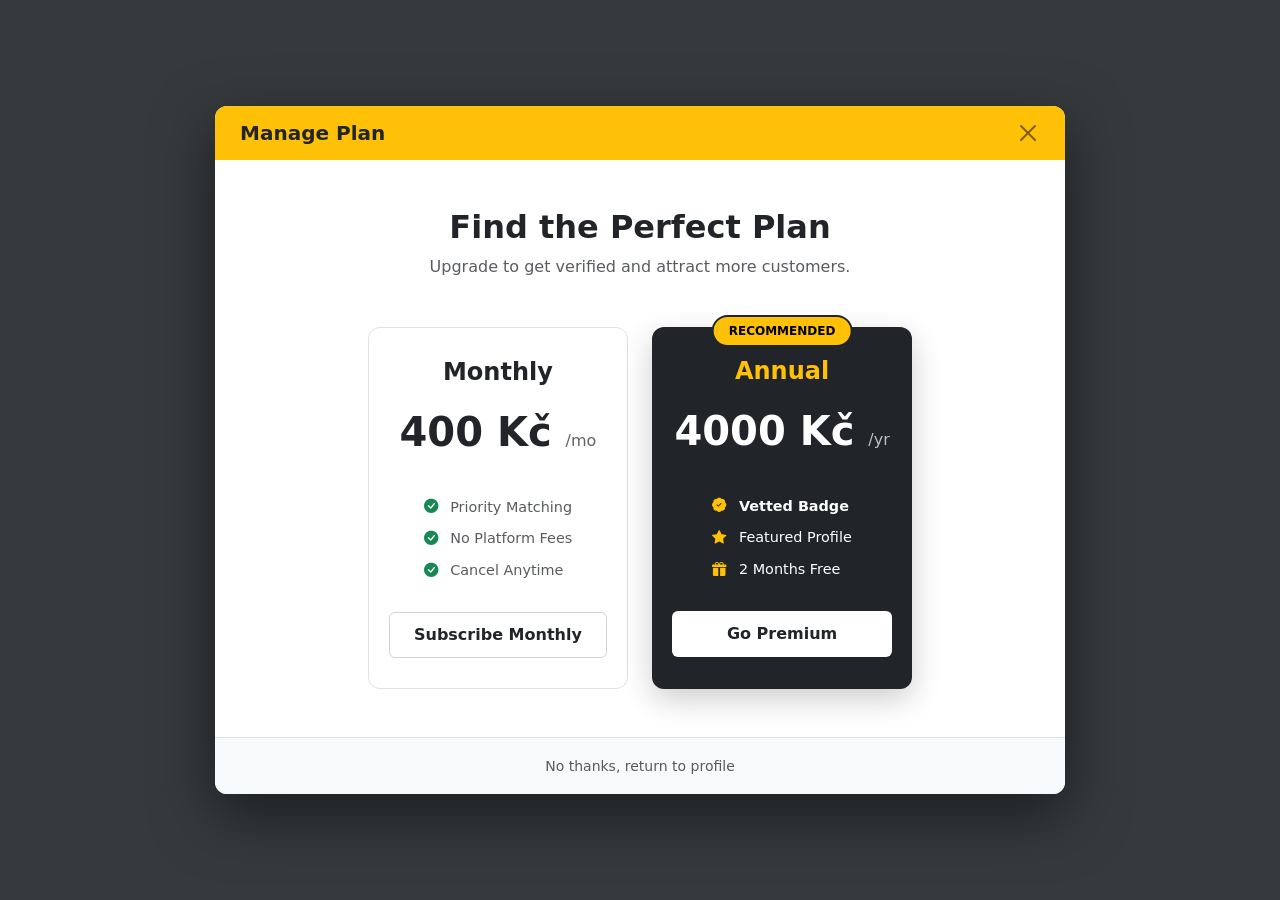
<file: HandyHive-Frontend/subscription.html>
<!DOCTYPE html>
<html lang="en">
<head>
    <meta charset="UTF-8">
    <title>HandyHive - Choose Plan</title>
    <link href="https://cdn.jsdelivr.net/npm/bootstrap@5.3.0/dist/css/bootstrap.min.css" rel="stylesheet">
    <link rel="stylesheet" href="https://cdn.jsdelivr.net/npm/bootstrap-icons@1.10.0/font/bootstrap-icons.css">
    <style>
        /* Dark overlay background */
        body { background-color: rgba(33, 37, 41, 0.9); }

        .modal-lookalike {
            background: #fff;
            border-radius: 12px;
            max-width: 850px;
            overflow: hidden;
            box-shadow: 0 20px 60px rgba(0,0,0,0.5);
        }

        /* Yellow Header matching the screenshot */
        .modal-header-custom {
            background-color: #ffc107;
            padding: 15px 25px;
            display: flex;
            justify-content: space-between;
            align-items: center;
        }

        .plan-card {
            border-radius: 12px;
            padding: 30px 20px;
            text-align: center;
            height: 100%;
            transition: transform 0.3s;
        }
        .plan-card:hover { transform: translateY(-5px); }

        /* Left Card (White) */
        .card-light {
            background: #fff;
            border: 1px solid #dee2e6;
            color: #212529;
        }

        /* Right Card (Dark) */
        .card-dark {
            background: #212529;
            color: #fff;
            border: none;
            box-shadow: 0 10px 30px rgba(0,0,0,0.2);
            position: relative;
        }

        .price-tag { font-size: 2.5rem; font-weight: 800; margin: 15px 0; }
        .period { font-size: 1rem; font-weight: normal; opacity: 0.7; }

        .feature-list { list-style: none; padding: 0; margin: 20px 0; font-size: 0.9rem; text-align: left; display: inline-block;}
        .feature-list li { margin-bottom: 10px; }

        .btn-custom-light {
            background-color: #fff; color: #212529; font-weight: bold; border-radius: 6px; width: 100%; padding: 10px;
        }
        .btn-custom-outline {
            background-color: transparent; border: 1px solid #ced4da; color: #212529; font-weight: bold; border-radius: 6px; width: 100%; padding: 10px;
        }
        .btn-custom-outline:hover { background-color: #f8f9fa; }

        .recommended-badge {
            background-color: #ffc107;
            color: #000;
            font-size: 0.75rem;
            font-weight: bold;
            padding: 5px 15px;
            border-radius: 20px;
            position: absolute;
            top: -12px;
            left: 50%;
            transform: translateX(-50%);
            border: 2px solid #212529;
        }
    </style>
</head>
<body class="d-flex align-items-center justify-content-center min-vh-100 p-3">

<div class="modal-lookalike w-100">

    <div class="modal-header-custom">
        <h5 class="fw-bold mb-0 text-dark" data-i18n="header_manage">Manage Plan</h5>
        <a href="profile.html" class="btn-close" aria-label="Close"></a>
    </div>

    <div class="text-center p-5">
        <h2 class="fw-bold mb-2" data-i18n="sub_title">Find the Perfect Plan</h2>
        <p class="text-muted mb-5" data-i18n="sub_desc">Upgrade to get verified and attract more customers.</p>

        <div class="row g-4 justify-content-center px-lg-5">

            <div class="col-md-5">
                <div class="plan-card card-light">
                    <h4 class="fw-bold" data-i18n="plan_month_title">Monthly</h4>
                    <div class="price-tag">400 Kč <span class="period" data-i18n="price_mo">/mo</span></div>

                    <ul class="feature-list text-muted">
                        <li><i class="bi bi-check-circle-fill text-success me-2"></i> <span data-i18n="feat_priority">Priority Matching</span></li>
                        <li><i class="bi bi-check-circle-fill text-success me-2"></i> <span data-i18n="feat_nofees">No Platform Fees</span></li>
                        <li><i class="bi bi-check-circle-fill text-success me-2"></i> <span data-i18n="feat_cancel">Cancel Anytime</span></li>
                    </ul>

                    <button class="btn btn-custom-outline mt-auto" onclick="subscribe(2)" data-i18n="btn_sub_monthly">Subscribe Monthly</button>
                </div>
            </div>

            <div class="col-md-5">
                <div class="plan-card card-dark">
                    <div class="recommended-badge" data-i18n="badge_rec">RECOMMENDED</div>

                    <h4 class="fw-bold text-warning" data-i18n="plan_year_title">Annual</h4>
                    <div class="price-tag">4000 Kč <span class="period" data-i18n="price_yr">/yr</span></div>

                    <ul class="feature-list">
                        <li><i class="bi bi-patch-check-fill text-warning me-2"></i> <strong data-i18n="feat_vetted">Vetted Badge ✅</strong></li>
                        <li><i class="bi bi-star-fill text-warning me-2"></i> <span data-i18n="feat_featured">Featured Profile</span></li>
                        <li><i class="bi bi-gift-fill text-warning me-2"></i> <span data-i18n="feat_2months">2 Months Free</span></li>
                    </ul>

                    <button class="btn btn-custom-light mt-auto" onclick="subscribe(3)" data-i18n="btn_go_premium">Go Premium</button>
                </div>
            </div>

        </div>
    </div>

    <div class="bg-light p-3 text-center border-top">
        <a href="profile.html" class="text-muted text-decoration-none small" data-i18n="link_nothanks">No thanks, return to profile</a>
    </div>

</div>

<script src="js/main.js"></script>
<script>
    async function subscribe(planId) {
        const user = JSON.parse(localStorage.getItem('user'));
        if (!user || user.role !== 'PROVIDER') {
            alert("Please log in as a provider first.");
            window.location.href = "login.html";
            return;
        }

        const btns = document.querySelectorAll('button');

        // Visual Feedback
        btns.forEach(b => {
            b.disabled = true;
            b.style.opacity = "0.7";
        });

        try {
            // Plan 2 = Monthly, Plan 3 = Annual
            const response = await fetch(`https://handyhive-api.onrender.com/api/providers/${user.id}/subscription?planId=${planId}`, {
                method: 'PUT'
            });

            if (response.ok) {
                alert("Subscription activated successfully!");
                window.location.href = "profile.html";
            } else {
                alert("Failed to update subscription. Please try again.");
                btns.forEach(b => {
                    b.disabled = false;
                    b.style.opacity = "1";
                });
            }
        } catch (error) {
            console.error(error);
            alert("Server connection error.");
            btns.forEach(b => {
                b.disabled = false;
                b.style.opacity = "1";
            });
        }
    }
</script>

</body>
</html>
</file>
<file: HandyHive-Frontend/styles.css>
@import url('https://fonts.googleapis.com/css2?family=Poppins:wght@300;400;500;600;700;800&display=swap');

:root {
    --brand-gold: #ffc107;
    --brand-gold-dark: #e2a900;
    --brand-black: #171717;
    --brand-muted: #646b77;
    --brand-soft: #fff8df;
}

* {
    box-sizing: border-box;
}

body {
    font-family: 'Poppins', sans-serif;
    background-color: #f8f8f6;
    color: var(--brand-black);
}

.bg-gold {
    background-color: var(--brand-gold) !important;
}

.text-gold {
    color: var(--brand-gold) !important;
}

.btn-brand {
    background-color: var(--brand-black);
    color: #fff;
    font-weight: 700;
    padding: 12px 25px;
    border-radius: 10px;
    border: none;
    transition: 0.2s ease;
}

.btn-brand:hover {
    background-color: #333;
    color: #fff;
    transform: translateY(-1px);
}

.btn-gold {
    background-color: var(--brand-gold);
    color: var(--brand-black);
    font-weight: 800;
    padding: 12px 30px;
    border: none;
    border-radius: 12px;
    box-shadow: 0 12px 26px rgba(255, 193, 7, 0.28);
}

.btn-gold:hover {
    background-color: var(--brand-gold-dark);
    color: #111;
    transform: translateY(-1px);
}

.navbar {
    background: white;
    padding: 14px 0;
    box-shadow: 0 2px 14px rgba(0,0,0,0.05);
}

.nav-link {
    color: #333 !important;
    font-weight: 500;
    margin: 0 7px;
}

.nav-link:hover,
.nav-link.active {
    color: var(--brand-gold-dark) !important;
}

.navbar-brand {
    font-weight: 800;
    font-size: 1.55rem;
    color: var(--brand-gold-dark) !important;
    letter-spacing: -1px;
}

.form-control,
.form-select {
    padding: 12px;
    border-radius: 10px;
    border: 1px solid #dfe3e8;
}

.form-control:focus,
.form-select:focus {
    border-color: var(--brand-gold);
    box-shadow: 0 0 0 3px rgba(255, 193, 7, 0.22);
}

/* Global loading overlay for Render/Neon free-tier cold starts */
.hh-loading-overlay {
    position: fixed;
    inset: 0;
    z-index: 99999;
    background: rgba(255, 255, 255, 0.82);
    backdrop-filter: blur(4px);
    display: flex;
    align-items: center;
    justify-content: center;
}

.hh-loading-box {
    background: #fff;
    border-radius: 20px;
    padding: 30px 36px;
    max-width: 380px;
    text-align: center;
    box-shadow: 0 18px 60px rgba(0,0,0,0.18);
}

/* Homepage */
.hh-home-page {
    background:
            radial-gradient(circle at 95% 12%, rgba(255,193,7,0.20), transparent 28%),
            linear-gradient(180deg, #ffffff 0%, #f8f8f6 100%);
}

.hh-main-nav {
    backdrop-filter: blur(8px);
}

.hh-hero-section {
    padding: 74px 0 54px;
}

.hh-hero-badge {
    display: inline-flex;
    align-items: center;
    background: #fff8dc;
    border: 1px solid rgba(255, 193, 7, 0.55);
    color: #3a3210;
    border-radius: 999px;
    padding: 9px 15px;
    font-weight: 800;
    font-size: 0.92rem;
}

.hh-hero-title {
    font-size: clamp(2.8rem, 5.7vw, 5.6rem);
    line-height: 0.97;
    font-weight: 800;
    letter-spacing: -0.065em;
}

.hh-hero-subtitle {
    max-width: 610px;
    color: var(--brand-muted);
    font-size: 1.22rem;
    line-height: 1.7;
}

.hh-logo-showcase {
    min-height: 440px;
    border-radius: 34px;
    background:
            radial-gradient(circle at 74% 18%, rgba(255,255,255,0.42), transparent 28%),
            linear-gradient(145deg, #ffd15c 0%, #ffc107 50%, #e8a900 100%);
    display: flex;
    align-items: center;
    justify-content: center;
    padding: 34px;
    box-shadow: 0 32px 90px rgba(39, 30, 0, 0.20);
    position: relative;
    overflow: hidden;
}

.hh-logo-showcase::before,
.hh-logo-showcase::after {
    content: "";
    position: absolute;
    border-radius: 50%;
}

.hh-logo-showcase::before {
    width: 290px;
    height: 290px;
    background: rgba(255, 255, 255, 0.22);
    top: -120px;
    right: -90px;
}

.hh-logo-showcase::after {
    width: 180px;
    height: 180px;
    background: rgba(0, 0, 0, 0.07);
    bottom: -70px;
    left: -50px;
}

.hh-home-logo {
    width: min(100%, 500px);
    max-height: 360px;
    object-fit: contain;
    position: relative;
    z-index: 1;
    border-radius: 22px;
    filter: drop-shadow(0 18px 30px rgba(0,0,0,0.18));
}

.hh-mini-stat {
    background: #fff;
    border: 1px solid rgba(0,0,0,0.06);
    border-radius: 18px;
    padding: 16px 14px;
    box-shadow: 0 10px 30px rgba(0,0,0,0.05);
    height: 100%;
}

.hh-mini-stat small {
    color: var(--brand-muted);
    font-weight: 600;
}

.hh-section-eyebrow {
    color: var(--brand-gold-dark);
    font-weight: 800;
    text-transform: uppercase;
    letter-spacing: 0.08em;
    font-size: 0.82rem;
}

.hh-feature-section {
    padding: 28px 0 76px;
}

.hh-feature-card {
    height: 100%;
    background: #fff;
    border: 1px solid rgba(0,0,0,0.06);
    border-radius: 24px;
    padding: 28px;
    box-shadow: 0 14px 42px rgba(0,0,0,0.06);
    transition: 0.2s ease;
}

.hh-feature-card:hover {
    transform: translateY(-4px);
    box-shadow: 0 20px 56px rgba(0,0,0,0.08);
}

.hh-feature-card i {
    width: 54px;
    height: 54px;
    border-radius: 16px;
    display: inline-flex;
    align-items: center;
    justify-content: center;
    background: var(--brand-gold);
    color: #111;
    font-size: 1.55rem;
    margin-bottom: 18px;
}

.hh-feature-card h5 {
    font-weight: 800;
    margin-bottom: 10px;
}

.hh-feature-card p {
    color: var(--brand-muted);
    margin-bottom: 0;
    line-height: 1.65;
}

/* Register/auth page */
.hh-auth-page {
    min-height: 100vh;
    background:
            radial-gradient(circle at 10% 10%, rgba(255,255,255,0.36), transparent 25%),
            linear-gradient(135deg, #ffc107 0%, #f0ad00 100%);
    display: flex;
    align-items: center;
    justify-content: center;
    padding: 32px 16px;
}

.hh-auth-shell {
    width: min(100%, 1000px);
    display: grid;
    grid-template-columns: 0.9fr 1.1fr;
    gap: 28px;
    align-items: center;
}

.hh-auth-brand {
    min-height: 610px;
    border-radius: 28px;
    background: rgba(255,255,255,0.24);
    border: 1px solid rgba(255,255,255,0.4);
    padding: 42px;
    flex-direction: column;
    justify-content: center;
    color: #111;
}

.hh-auth-brand img {
    max-width: 300px;
    border-radius: 22px;
    margin-bottom: 28px;
    box-shadow: 0 18px 50px rgba(0,0,0,0.16);
}

.hh-auth-brand h1 {
    font-size: 3rem;
    font-weight: 800;
    letter-spacing: -0.05em;
}

.hh-auth-brand p {
    color: rgba(0,0,0,0.68);
    line-height: 1.7;
    font-size: 1.05rem;
}

.hh-register-card {
    padding: 42px;
    border-radius: 24px;
    max-height: 92vh;
    overflow-y: auto;
}

@media (max-width: 991px) {
    .hh-hero-section {
        padding: 42px 0 28px;
    }

    .hh-logo-showcase {
        min-height: 330px;
        padding: 24px;
    }

    .hh-home-logo {
        max-height: 260px;
    }

    .hh-auth-shell {
        grid-template-columns: 1fr;
        max-width: 560px;
    }

    .hh-register-card {
        padding: 28px;
    }
}
</file>
